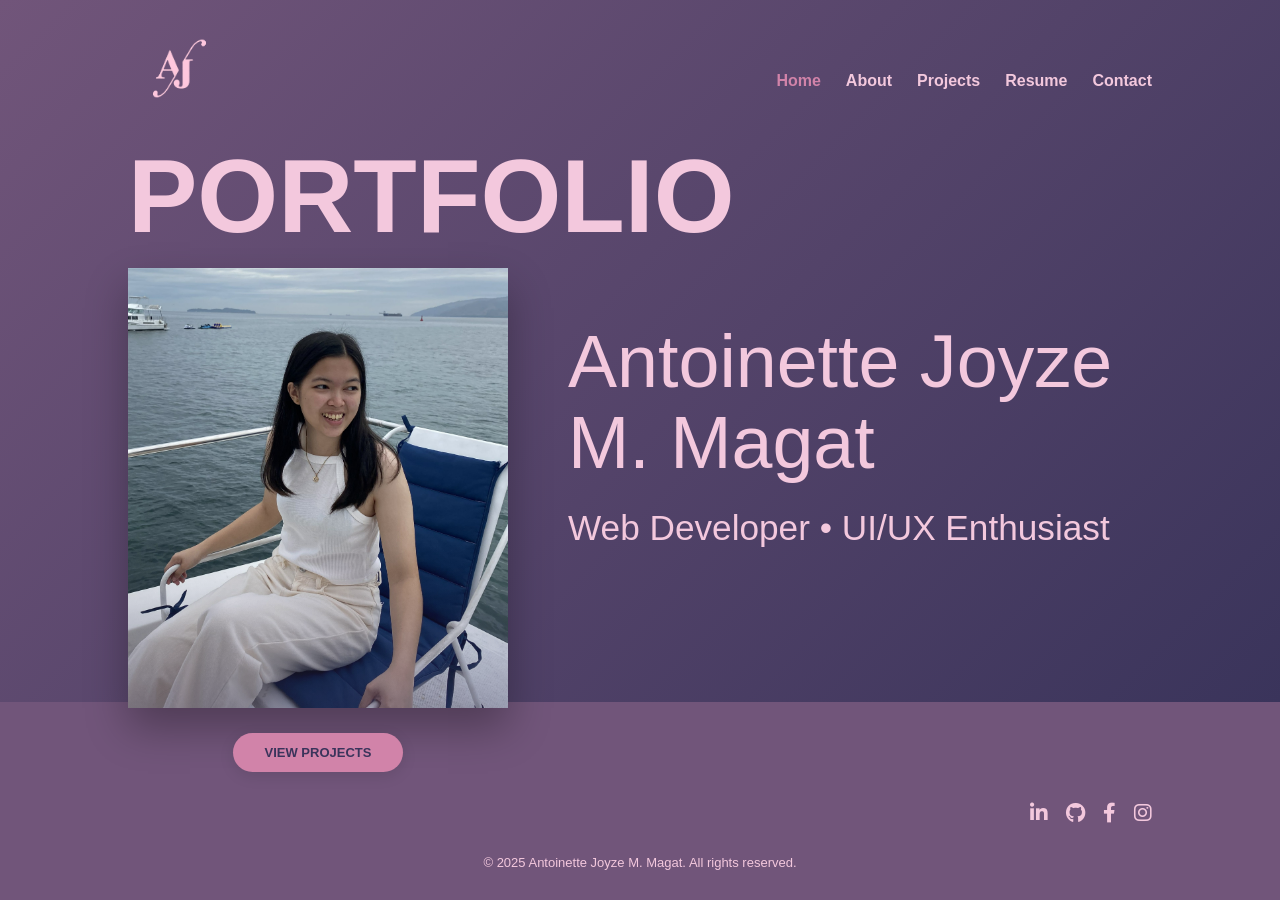
<file: index.html>
<!DOCTYPE html>
<html lang="en">
<head>
    <meta charset="UTF-8">
    <meta name="viewport" content="width=device-width, initial-scale=1.0">
    <title>Joyze Magat | Portfolio</title>
    <link rel="stylesheet" href="css/global.css">
    <link rel="stylesheet" href="css/index.css">
    <link rel="stylesheet" href="https://cdnjs.cloudflare.com/ajax/libs/font-awesome/6.0.0/css/all.min.css">
</head>
<body>

    <div class="top-section">
        <nav class="navbar">
            <div class="logo">
                <img src="images/logo.png" alt="AJ Logo">
            </div>

            <input type="checkbox" id="menu-toggle" class="menu-checkbox">
            <label for="menu-toggle" class="hamburger">
                <span></span>
                <span></span>
                <span></span>
            </label>

            <ul class="nav-links">
                <li><a href="index.html" class="active"><i class="fas fa-home"></i><br>Home</a></li>
                <li><a href="about.html"><i class="fas fa-user"></i><br>About</a></li>
                <li><a href="projects.html"><i class="fas fa-folder"></i><br>Projects</a></li>
                <li><a href="resume.html"><i class="fas fa-file"></i><br>Resume</a></li>
                <li><a href="contact.html"><i class="fas fa-envelope"></i><br>Contact</a></li>
            </ul>
        </nav>

        <main class="hero">
            <div class="bg-watermark">PORTFOLIO</div>
            
            <div class="content-grid">
                <div class="image-column">
                    <div class="image-box">
                        <img src="images/profile1.jpg" alt="Antoinette Joyze">
                    </div>
                    <div class="button-container">
                        <a href="projects.html" class="btn-projects">VIEW PROJECTS</a>
                    </div>
                </div>

                <div class="hero-text">
                    <h1>Antoinette Joyze<br>M. Magat</h1>
                    <p>Web Developer • UI/UX Enthusiast</p>
                </div>
            </div>
        </main>
    </div>

    <div class="bottom-section">
        <div class="social-bar">
            <a href="https://www.linkedin.com/in/joyzemagat/" target="_blank" rel="noopener noreferrer"><i class="fab fa-linkedin-in"></i></a>
            <a href="https://github.com/eijayem" target="_blank" rel="noopener noreferrer"><i class="fab fa-github"></i></a>
            <a href="https://www.facebook.com/jyzmagat" target="_blank" rel="noopener noreferrer"><i class="fab fa-facebook-f"></i></a>
            <a href="https://www.instagram.com/joyzemagat" target="_blank" rel="noopener noreferrer"><i class="fab fa-instagram"></i></a>
        </div>
        
        <div class="copyright-container">
            <p>&copy; 2025 Antoinette Joyze M. Magat. All rights reserved.</p>
        </div>
    </div>

</body>
</html>
</file>
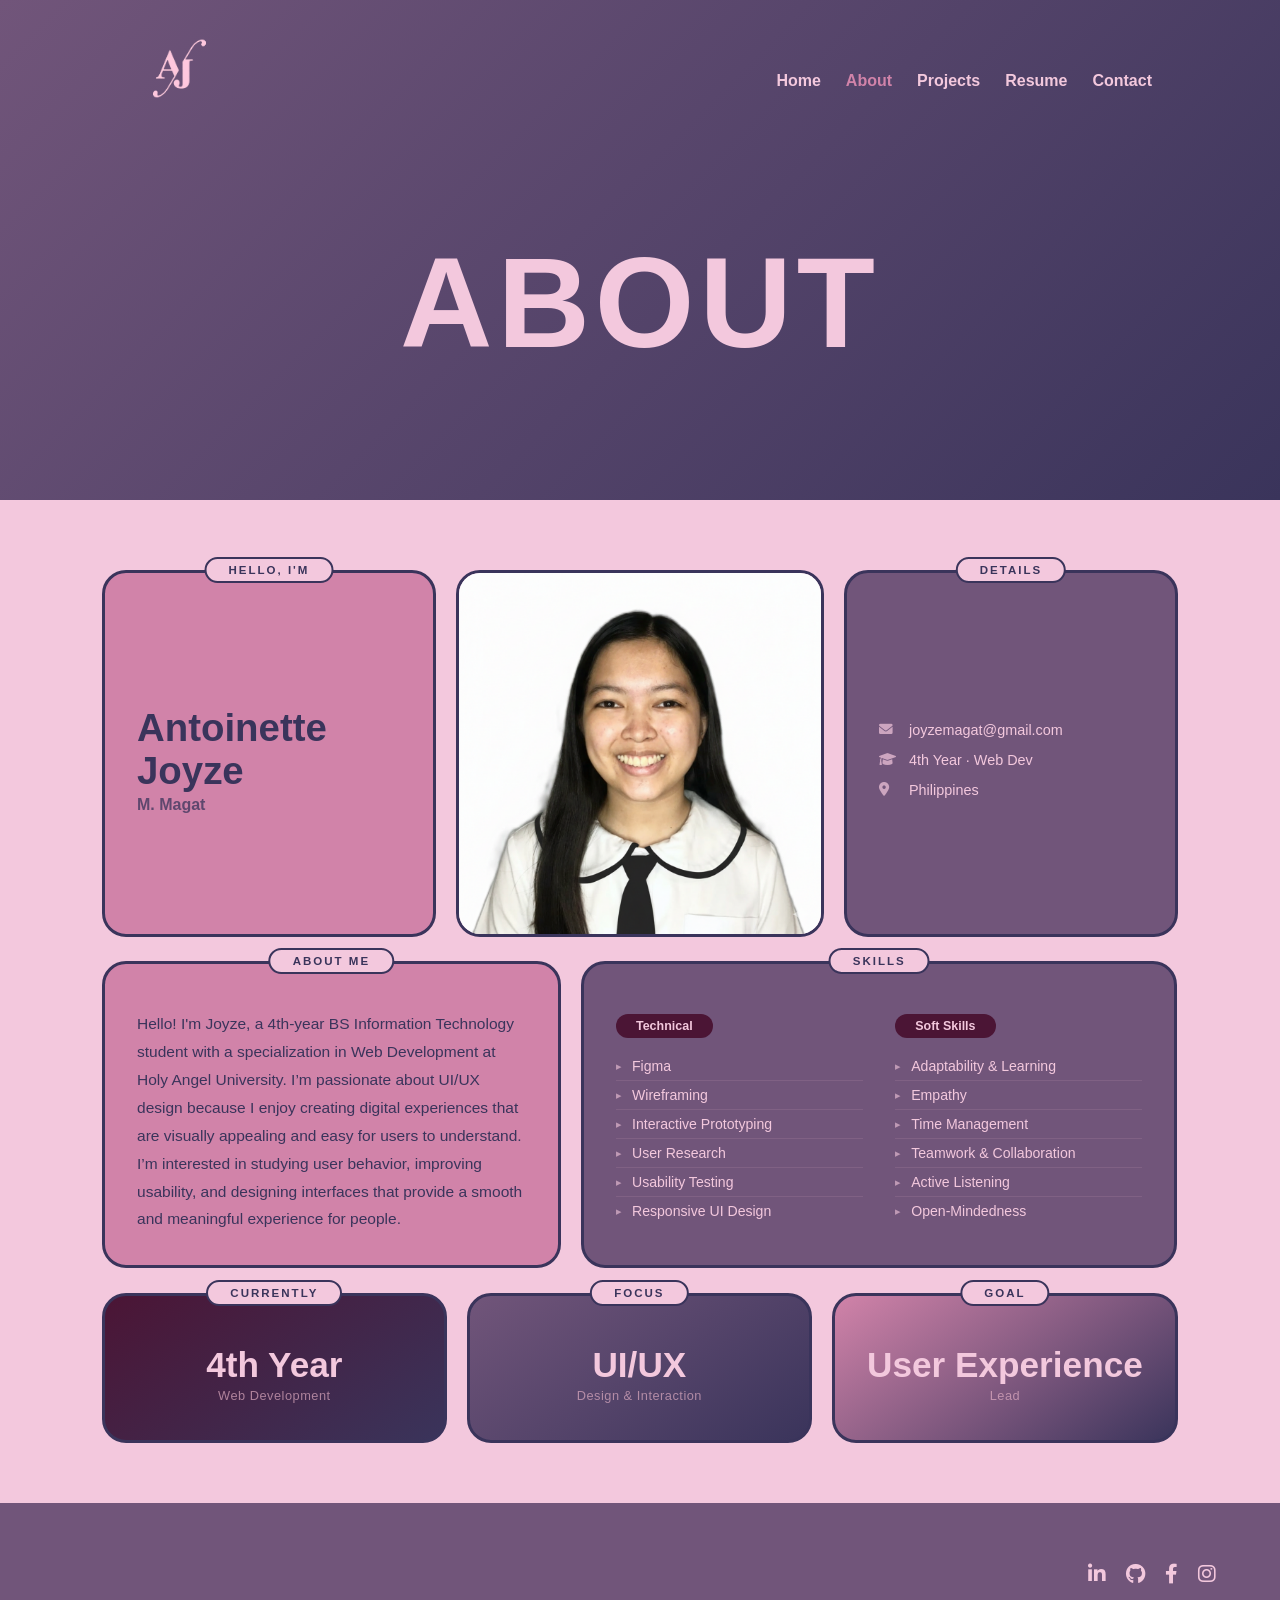
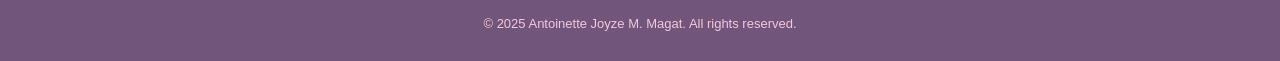
<file: about.html>
<!DOCTYPE html>
<html lang="en">
<head>
    <meta charset="UTF-8">
    <meta name="viewport" content="width=device-width, initial-scale=1.0">
    <title>About</title>
    <link rel="stylesheet" href="css/global.css">
    <link rel="stylesheet" href="css/about.css">
    <link rel="stylesheet" href="https://cdnjs.cloudflare.com/ajax/libs/font-awesome/6.0.0/css/all.min.css">
</head>
<body>

    <header class="about-header">
        <nav class="navbar">
            <div class="logo">
                <img src="images/logo.png" alt="AJ Logo">
            </div>

            <input type="checkbox" id="menu-toggle" class="menu-checkbox">
            <label for="menu-toggle" class="hamburger">
                <span></span>
                <span></span>
                <span></span>
            </label>

            <ul class="nav-links">
                <li><a href="index.html"><i class="fas fa-home"></i><br>Home</a></li>
                <li><a href="about.html" class="active"><i class="fas fa-user"></i><br>About</a></li>
                <li><a href="projects.html"><i class="fas fa-folder"></i><br>Projects</a></li>
                <li><a href="resume.html"><i class="fas fa-file"></i><br>Resume</a></li>
                <li><a href="contact.html"><i class="fas fa-envelope"></i><br>Contact</a></li>
            </ul>
        </nav>

        <div class="hero-text">
            <h1>ABOUT</h1>
        </div>
    </header>

    <main class="main-content">
        <div class="grid-row row-top">

            <div class="block block-hello">
                <div class="block-label">HELLO, I'M</div>
                <h2 class="big-name">Antoinette<br>Joyze</h2>
                <p class="sub-name">M. Magat</p>
            </div>

            <div class="block block-photo">
                <img src="images/profile2.png" alt="Antoinette Joyze">
            </div>

            <div class="block block-info">
                <div class="block-label">DETAILS</div>
                <ul class="info-list">
                    <li><i class="fas fa-envelope"></i> joyzemagat@gmail.com</li>
                    <li><i class="fas fa-graduation-cap"></i> 4th Year · Web Dev</li>
                    <li><i class="fas fa-map-marker-alt"></i> Philippines</li>
                </ul>
            </div>

        </div>

        <div class="grid-row row-middle">

            <div class="block block-about">
                <div class="block-label">ABOUT ME</div>
                <p>Hello! I'm Joyze, a 4th-year BS Information Technology student with a specialization in Web Development at Holy Angel University. I’m passionate about UI/UX design because I enjoy creating digital experiences that are visually appealing and easy for users to understand. I’m interested in studying user behavior, improving usability, and designing interfaces that provide a smooth and meaningful experience for people.</p>
            </div>

            <div class="block block-skills">
                <div class="block-label">SKILLS</div>
                <div class="skills-columns">
                    <div class="skill-group">
                        <span class="skill-tag">Technical</span>
                        <ul>
                            <li>Figma</li>
                            <li>Wireframing</li>
                            <li>Interactive Prototyping</li>
                            <li>User Research</li>
                            <li>Usability Testing</li>
                            <li>Responsive UI Design</li>
                        </ul>
                    </div>
                    <div class="skill-group">
                        <span class="skill-tag">Soft Skills</span>
                        <ul>
                            <li>Adaptability &amp; Learning</li>
                            <li>Empathy</li>
                            <li>Time Management</li>
                            <li>Teamwork &amp; Collaboration</li>
                            <li>Active Listening</li>
                            <li>Open-Mindedness</li>
                        </ul>
                    </div>
                </div>
            </div>
        </div>

        <div class="grid-row row-bottom">

            <div class="block block-stat">
                <div class="block-label">CURRENTLY</div>
                <span class="stat-value">4th Year</span>
                <span class="stat-desc">Web Development</span>
            </div>

            <div class="block block-stat block-stat--focus">
                <div class="block-label">FOCUS</div>
                <span class="stat-value">UI/UX</span>
                <span class="stat-desc">Design &amp; Interaction</span>
            </div>

            <div class="block block-stat block-stat--goal">
                <div class="block-label">GOAL</div>
                <span class="stat-value">User&nbsp;Experience</span>
                <span class="stat-desc">Lead</span>
            </div>
 
        </div>

    </main>

    <div class="bottom-section">
        <div class="social-bar">
            <a href="https://www.linkedin.com/in/joyzemagat/" target="_blank" rel="noopener noreferrer"><i class="fab fa-linkedin-in"></i></a>
            <a href="https://github.com/eijayem" target="_blank" rel="noopener noreferrer"><i class="fab fa-github"></i></a>
            <a href="https://www.facebook.com/jyzmagat" target="_blank" rel="noopener noreferrer"><i class="fab fa-facebook-f"></i></a>
            <a href="https://www.instagram.com/joyzemagat" target="_blank" rel="noopener noreferrer"><i class="fab fa-instagram"></i></a>
        </div>
        <div class="copyright-container">
            <p>&copy; 2025 Antoinette Joyze M. Magat. All rights reserved.</p>
        </div>
    </div>

</body>
</html>
</file>
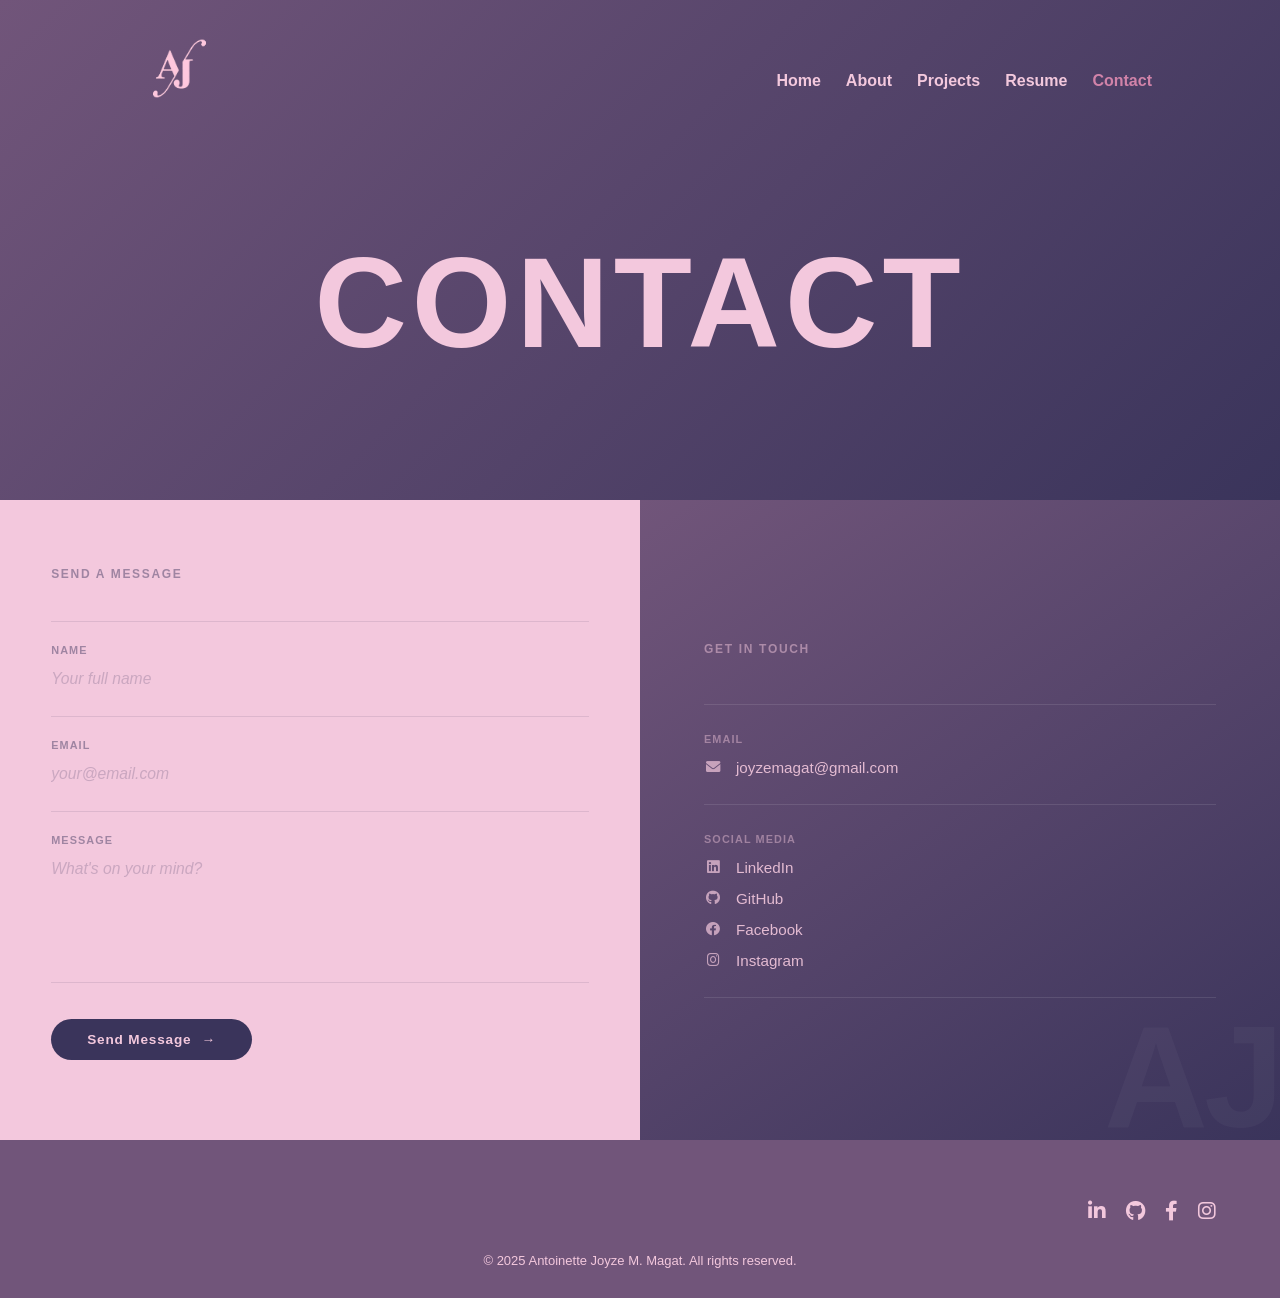
<file: contact.html>
<!DOCTYPE html>
<html lang="en">
<head>
    <meta charset="UTF-8">
    <meta name="viewport" content="width=device-width, initial-scale=1.0">
    <title>Contact</title>
    <link rel="stylesheet" href="css/global.css">
    <link rel="stylesheet" href="css/contact.css">
    <link rel="stylesheet" href="https://cdnjs.cloudflare.com/ajax/libs/font-awesome/6.0.0/css/all.min.css">
</head>
<body>

    <header class="contact-header">
        <nav class="navbar">
            <div class="logo">
                <img src="images/logo.png" alt="AJ Logo">
            </div>

            <input type="checkbox" id="menu-toggle" class="menu-checkbox">
            <label for="menu-toggle" class="hamburger">
                <span></span>
                <span></span>
                <span></span>
            </label>

            <ul class="nav-links">
                <li><a href="index.html"><i class="fas fa-home"></i><br>Home</a></li>
                <li><a href="about.html"><i class="fas fa-user"></i><br>About</a></li>
                <li><a href="projects.html"><i class="fas fa-folder"></i><br>Projects</a></li>
                <li><a href="resume.html"><i class="fas fa-file"></i><br>Resume</a></li>
                <li><a href="contact.html" class="active"><i class="fas fa-envelope"></i><br>Contact</a></li>
            </ul>
        </nav>

        <div class="hero-text">
            <h1>CONTACT</h1>
        </div>
    </header>

    <main class="contact-container">
        <div class="contact-grid">

            <section class="form-wrapper">
                <p class="panel-heading">Send a message</p>
                <form id="contact-form" action="https://formspree.io/f/xpqjyykd" method="POST">

                    <div class="input-group">
                        <label for="name">Name</label>
                        <input type="text" id="name" name="name" placeholder="Your full name" required>
                        <span class="focus-line"></span>
                    </div>

                    <div class="input-group">
                        <label for="email">Email</label>
                        <input type="email" id="email" name="_replyto" placeholder="your@email.com" required>
                        <span class="focus-line"></span>
                    </div>

                    <div class="input-group">
                        <label for="message">Message</label>
                        <textarea id="message" name="message" rows="5" placeholder="What's on your mind?" required></textarea>
                        <span class="focus-line"></span>
                    </div>

                    <button type="submit" id="submit-btn" class="btn-submit">Send Message</button>
                    <div id="form-status"></div>
                </form>
            </section>

            <section class="info-wrapper">
                <p class="panel-heading">Get in touch</p>

                <div class="info-block">
                    <h2>Email</h2>
                    <div class="info-item">
                        <i class="fas fa-envelope"></i>
                        <a href="mailto:joyzemagat@gmail.com">joyzemagat@gmail.com</a>
                    </div>
                </div>

                <div class="info-block">
                    <h2>Social Media</h2>
                    <ul class="social-list">
                        <li>
                            <i class="fab fa-linkedin"></i>
                            <a href="https://www.linkedin.com/in/joyzemagat/" target="_blank" rel="noopener noreferrer">LinkedIn</a>
                        </li>
                        <li>
                            <i class="fab fa-github"></i>
                            <a href="https://github.com/eijayem" target="_blank" rel="noopener noreferrer">GitHub</a>
                        </li>
                        <li>
                            <i class="fab fa-facebook"></i>
                            <a href="https://www.facebook.com/jyzmagat" target="_blank" rel="noopener noreferrer">Facebook</a>
                        </li>
                        <li>
                            <i class="fab fa-instagram"></i>
                            <a href="https://www.instagram.com/joyzemagat" target="_blank" rel="noopener noreferrer">Instagram</a>
                        </li>
                    </ul>
                </div>

            </section>

        </div>
    </main>

    <footer class="bottom-section">
        <div class="social-bar">
            <a href="https://www.linkedin.com/in/joyzemagat/" target="_blank" rel="noopener noreferrer"><i class="fab fa-linkedin-in"></i></a>
            <a href="https://github.com/eijayem" target="_blank" rel="noopener noreferrer"><i class="fab fa-github"></i></a>
            <a href="https://www.facebook.com/jyzmagat" target="_blank" rel="noopener noreferrer"><i class="fab fa-facebook-f"></i></a>
            <a href="https://www.instagram.com/joyzemagat" target="_blank" rel="noopener noreferrer"><i class="fab fa-instagram"></i></a>
        </div>

        <div class="copyright-container">
            <p>&copy; 2025 Antoinette Joyze M. Magat. All rights reserved.</p>
        </div>
    </footer>

    <script src="js/contact.js"></script>

</body>
</html>
</file>
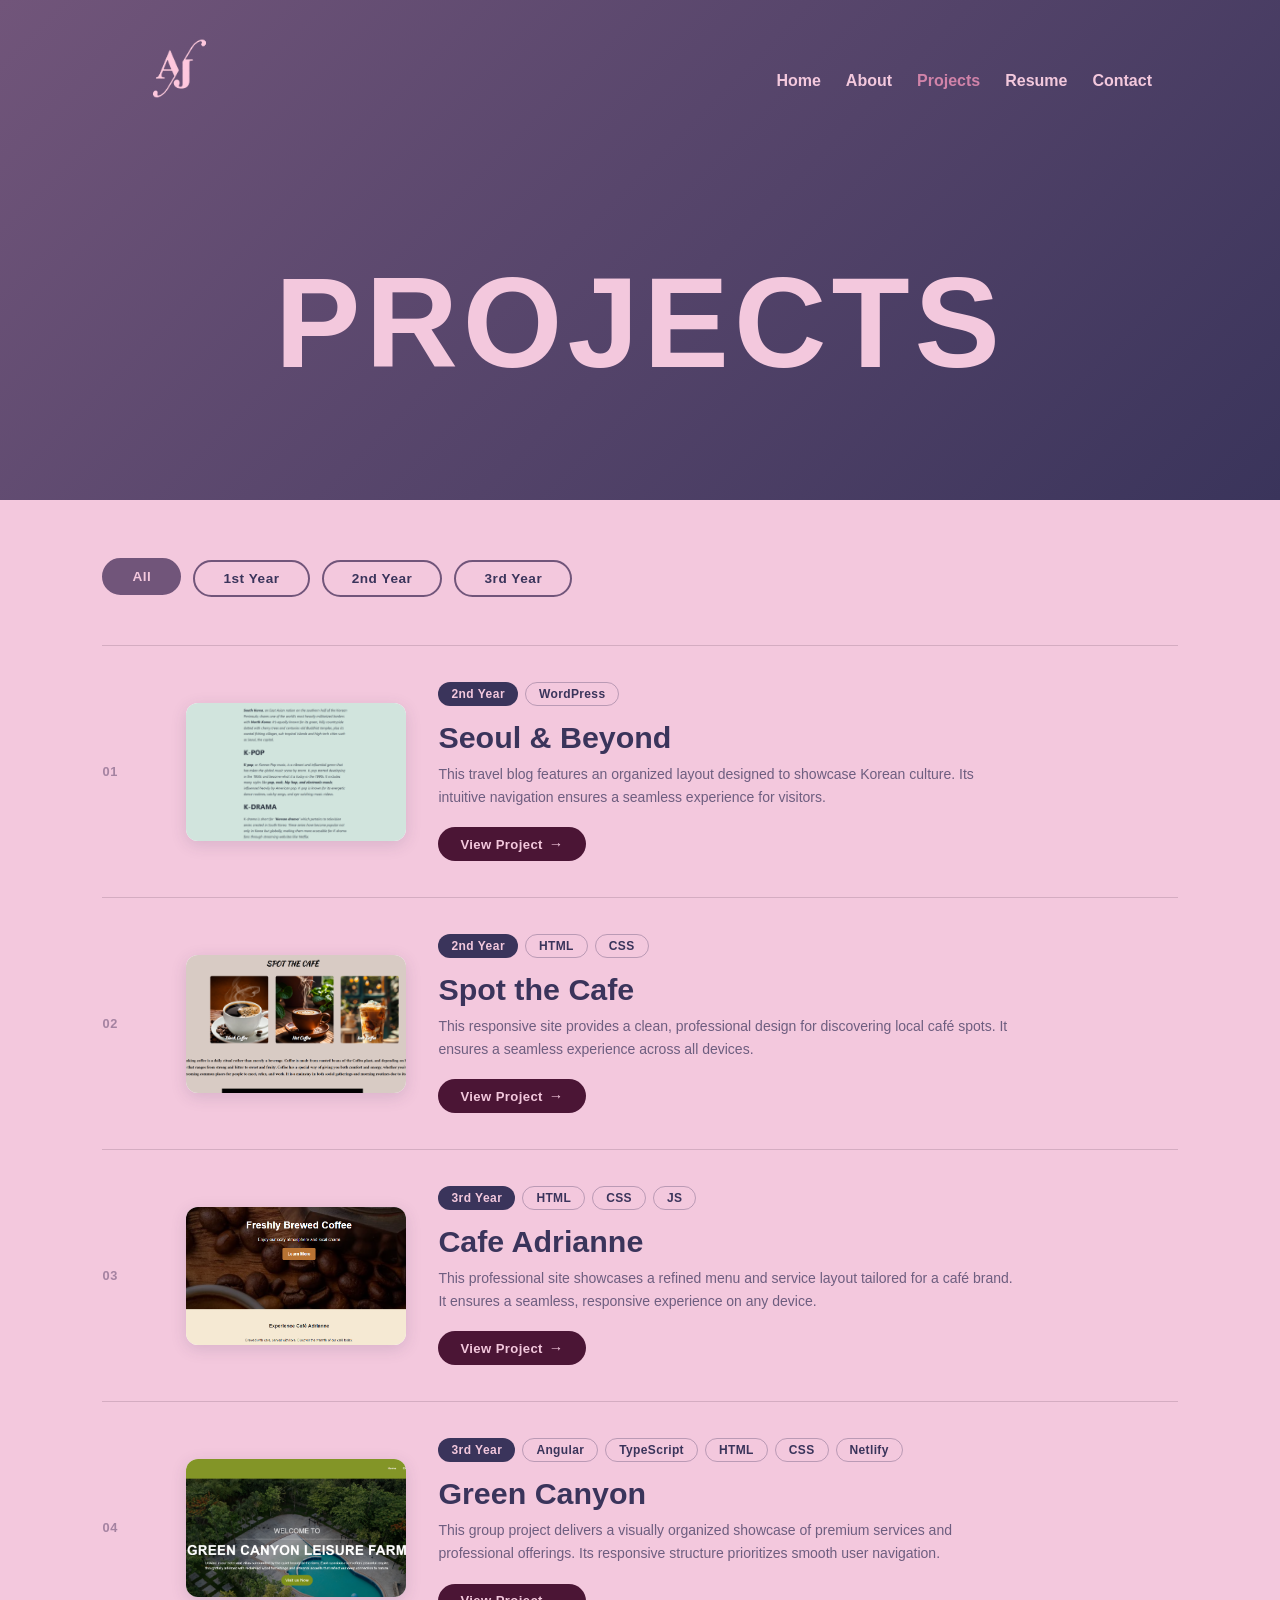
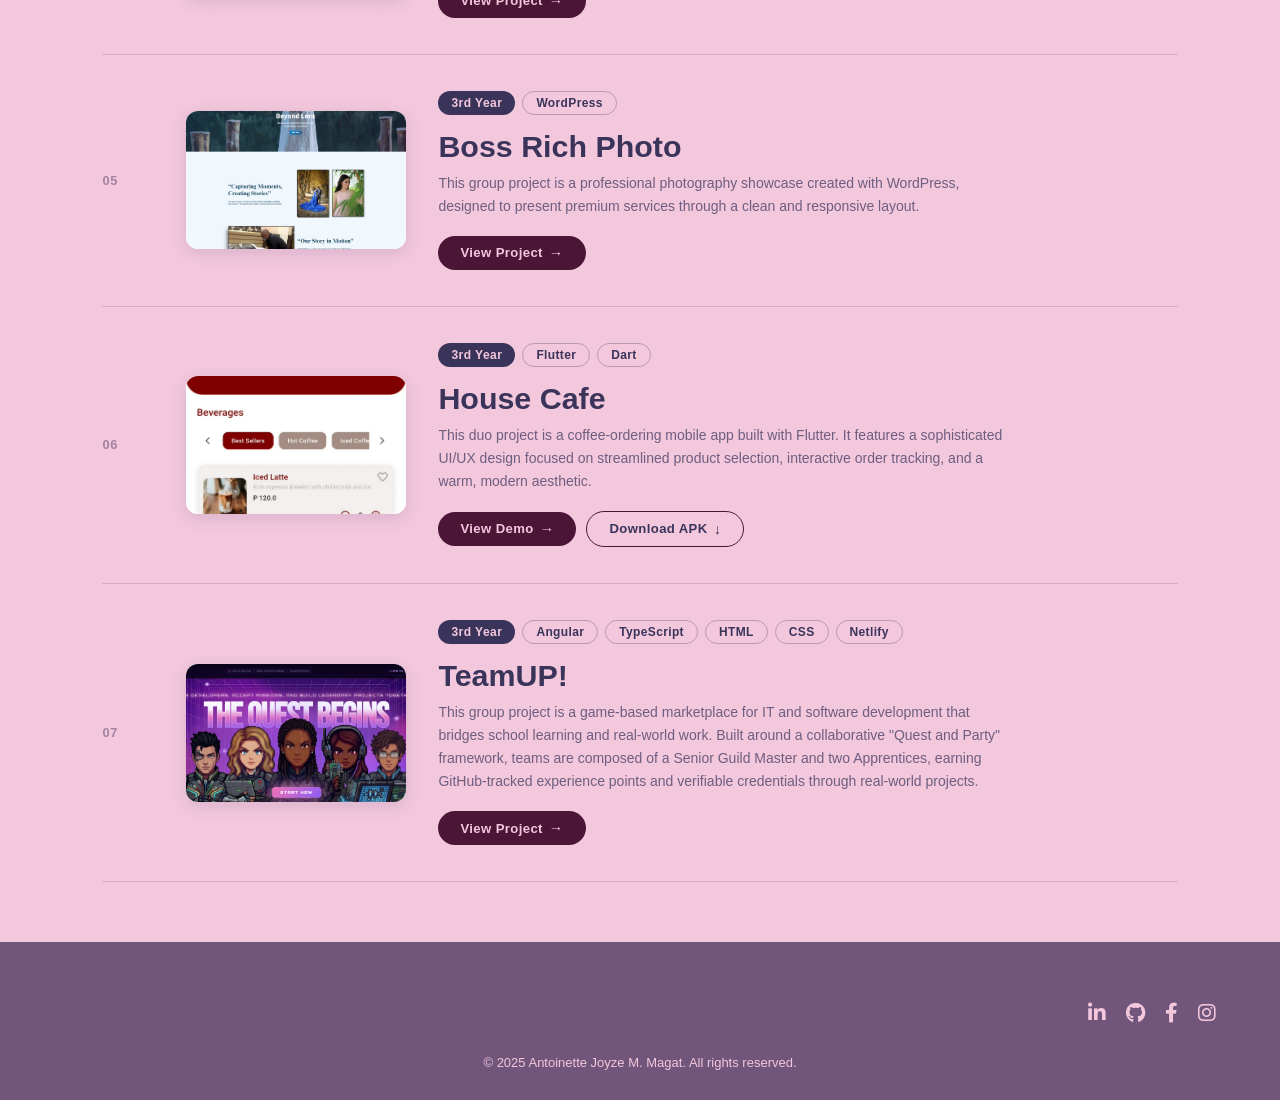
<file: projects.html>
<!DOCTYPE html>
<html lang="en">
<head>
    <meta charset="UTF-8">
    <meta name="viewport" content="width=device-width, initial-scale=1.0">
    <title>Projects</title>
    <link rel="stylesheet" href="css/global.css">
    <link rel="stylesheet" href="css/projects.css">
    <link rel="stylesheet" href="https://cdnjs.cloudflare.com/ajax/libs/font-awesome/6.0.0/css/all.min.css">
</head>
<body>

    <header class="projects-header">
        <nav class="navbar">
            <div class="logo">
                <img src="images/logo.png" alt="AJ Logo">
            </div>

            <input type="checkbox" id="menu-toggle" class="menu-checkbox">
            <label for="menu-toggle" class="hamburger">
                <span></span>
                <span></span>
                <span></span>
            </label>

            <ul class="nav-links">
                <li><a href="index.html"><i class="fas fa-home"></i><br>Home</a></li>
                <li><a href="about.html"><i class="fas fa-user"></i><br>About</a></li>
                <li><a href="projects.html" class="active"><i class="fas fa-folder"></i><br>Projects</a></li>
                <li><a href="resume.html"><i class="fas fa-file"></i><br>Resume</a></li>
                <li><a href="contact.html"><i class="fas fa-envelope"></i><br>Contact</a></li>
            </ul>
        </nav>

        <div class="hero-text">
            <h1>PROJECTS</h1>
        </div>
    </header>

    <main class="projects-main">
        <div class="filter-tabs">
            <button class="tab active" data-filter="all">All</button>
            <button class="tab" data-filter="1">1st Year</button>
            <button class="tab" data-filter="2">2nd Year</button>
            <button class="tab" data-filter="3">3rd Year</button>
        </div>

        <div class="projects-grid">

            <div class="project-card" data-year="2" data-index="01">
                <div class="card-content-top">
                    <div class="left-column">
                        <div class="project-image">
                            <img src="images/seoulandbeyond.png" alt="Seoul & Beyond">
                        </div>
                    </div>
                    <div class="project-info">
                        <div class="project-tools">
                            <span>WordPress</span>
                        </div>
                        <h2>Seoul & Beyond</h2>
                        <p>This travel blog features an organized layout designed to showcase Korean culture. Its intuitive navigation ensures a seamless experience for visitors.</p>
                        <div class="card-content-bottom">
                            <a href="https://seou1andbeyond.wordpress.com" target="_blank" class="view-btn">View Project</a>
                        </div>
                    </div>
                </div>
            </div>

            <div class="project-card" data-year="2" data-index="02">
                <div class="card-content-top">
                    <div class="left-column">
                        <div class="project-image">
                            <img src="images/spot-the-cafe.png" alt="Spot the Cafe">
                        </div>
                    </div>
                    <div class="project-info">
                        <div class="project-tools">
                            <span>HTML</span>
                            <span>CSS</span>
                        </div>
                        <h2>Spot the Cafe</h2>
                        <p>This responsive site provides a clean, professional design for discovering local café spots. It ensures a seamless experience across all devices.</p>
                        <div class="card-content-bottom">
                            <a href="https://eijayem.github.io/SPOT-THE-CAFE/" target="_blank" class="view-btn">View Project</a>
                        </div>
                    </div>
                </div>
            </div>

            <div class="project-card" data-year="3" data-index="03">
                <div class="card-content-top">
                    <div class="left-column">
                        <div class="project-image">
                            <img src="images/cafe-adrianne.png" alt="Cafe Adrianne">
                        </div>
                    </div>
                    <div class="project-info">
                        <div class="project-tools">
                            <span>HTML</span>
                            <span>CSS</span>
                            <span>JS</span>
                        </div>
                        <h2>Cafe Adrianne</h2>
                        <p>This professional site showcases a refined menu and service layout tailored for a café brand. It ensures a seamless, responsive experience on any device.</p>
                        <div class="card-content-bottom">
                            <a href="https://eijayem.github.io/CafeAdrianne/" target="_blank" class="view-btn">View Project</a>
                        </div>
                    </div>
                </div>
            </div>

            <div class="project-card" data-year="3" data-index="04">
                <div class="card-content-top">
                    <div class="left-column">
                        <div class="project-image">
                            <img src="images/green-canyon.png" alt="Green Canyon">
                        </div>
                    </div>
                    <div class="project-info">
                        <div class="project-tools">
                            <span>Angular</span>
                            <span>TypeScript</span>
                            <span>HTML</span>
                            <span>CSS</span>
                            <span>Netlify</span>
                        </div>
                        <h2>Green Canyon</h2>
                        <p>This group project delivers a visually organized showcase of premium services and professional offerings. Its responsive structure prioritizes smooth user navigation.</p>
                        <div class="card-content-bottom">
                            <a href="https://prelim-project-grand-canton.netlify.app/" target="_blank" class="view-btn">View Project</a>
                        </div>
                    </div>
                </div>
            </div>

            <div class="project-card" data-year="3" data-index="05">
                <div class="card-content-top">
                    <div class="left-column">
                        <div class="project-image">
                            <img src="images/boss-rich-photo.png" alt="Boss Rich Photo">
                        </div>
                    </div>
                    <div class="project-info">
                        <div class="project-tools">
                            <span>WordPress</span>
                        </div>
                        <h2>Boss Rich Photo</h2>
                        <p>This group project is a professional photography showcase created with WordPress, designed to present premium services through a clean and responsive layout.</p>
                        <div class="card-content-bottom">
                            <a href="https://bossrichphoto.pro/" target="_blank" class="view-btn">View Project</a>
                        </div>
                    </div>
                </div>
            </div>

            <div class="project-card" data-year="3" data-index="06">
                <div class="card-content-top">
                    <div class="left-column">
                        <div class="project-image">
                            <img src="images/house-cafe.jpg" alt="House Cafe">
                        </div>
                    </div>
                    <div class="project-info">
                        <div class="project-tools">
                            <span>Flutter</span>
                            <span>Dart</span>
                        </div>
                        <h2>House Cafe</h2>
                        <p>This duo project is a coffee-ordering mobile app built with Flutter. It features a sophisticated UI/UX design focused on streamlined product selection, interactive order tracking, and a warm, modern aesthetic.</p>
                        <div class="card-content-bottom mobile-btns">
                            <a href="https://drive.google.com/file/d/12VUhuKU2qFgK8d1_f7oWw9kdk-fA3R7u/view?usp=sharing" target="_blank" class="view-btn">View Demo</a>
                            <a href="https://drive.google.com/file/d/1olNIg4Z-XF4uJOybUbqQUbnsJWOxMool/view" target="_blank" class="view-btn secondary" download>Download APK</a>
                        </div>
                    </div>
                </div>
            </div>

            <div class="project-card" data-year="3" data-index="07">
                <div class="card-content-top">
                    <div class="left-column">
                        <div class="project-image">
                            <img src="images/team-up.png" alt="TeamUP!">
                        </div>
                    </div>
                    <div class="project-info">
                        <div class="project-tools">
                            <span>Angular</span>
                            <span>TypeScript</span>
                            <span>HTML</span>
                            <span>CSS</span>
                            <span>Netlify</span>
                        </div>
                        <h2>TeamUP!</h2>
                        <p>This group project is a game-based marketplace for IT and software development that bridges school learning and real-world work. Built around a collaborative "Quest and Party" framework, teams are composed of a Senior Guild Master and two Apprentices, earning GitHub-tracked experience points and verifiable credentials through real-world projects.</p>
                        <div class="card-content-bottom">
                            <a href="https://teamuupp.netlify.app/" target="_blank" class="view-btn">View Project</a>
                        </div>
                    </div>
                </div>
            </div>

        </div>
    </main>

    <footer class="bottom-section">
        <div class="social-bar">
            <a href="https://www.linkedin.com/in/joyzemagat/" target="_blank" rel="noopener noreferrer"><i class="fab fa-linkedin-in"></i></a>
            <a href="https://github.com/eijayem" target="_blank" rel="noopener noreferrer"><i class="fab fa-github"></i></a>
            <a href="https://www.facebook.com/jyzmagat" target="_blank" rel="noopener noreferrer"><i class="fab fa-facebook-f"></i></a>
            <a href="https://www.instagram.com/joyzemagat" target="_blank" rel="noopener noreferrer"><i class="fab fa-instagram"></i></a>
        </div>

        <div class="copyright-container">
            <p>&copy; 2025 Antoinette Joyze M. Magat. All rights reserved.</p>
        </div>
    </footer>

    <script src="js/projects.js"></script>
</body>
</html>
</file>
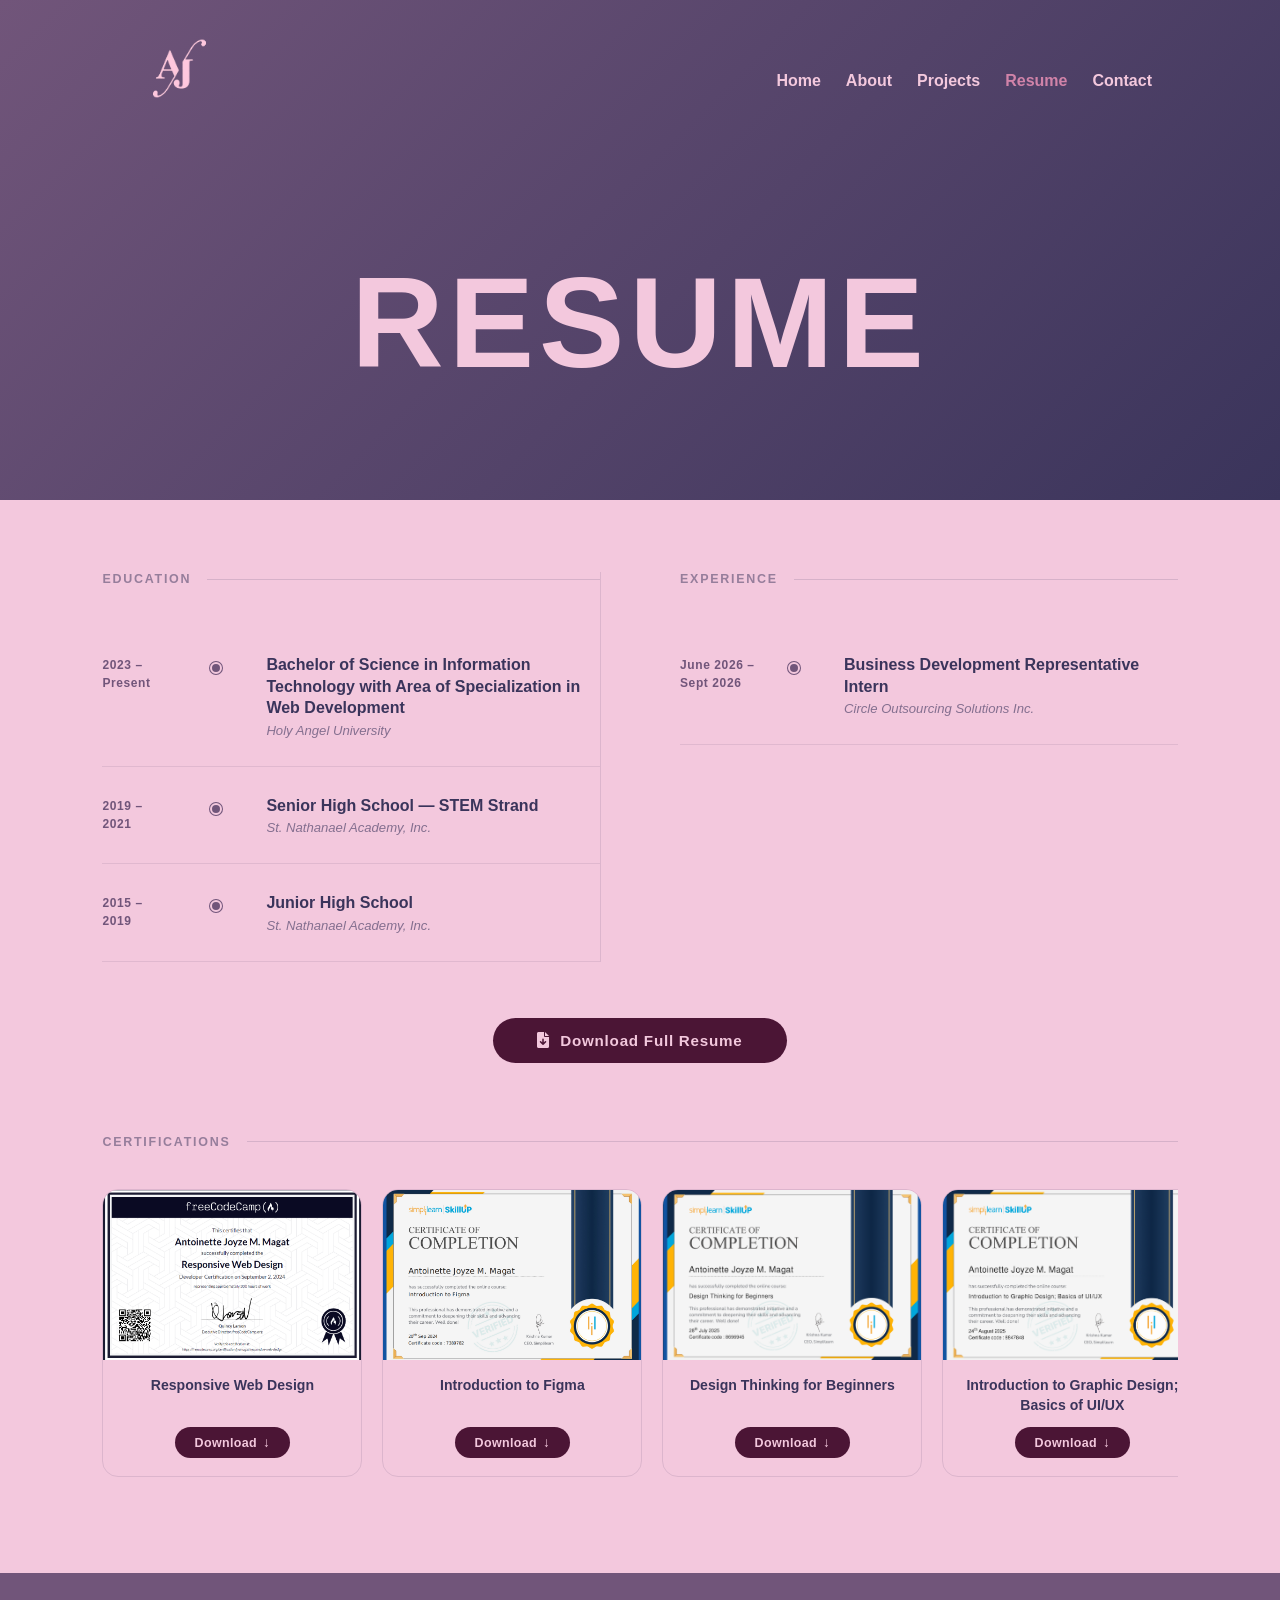
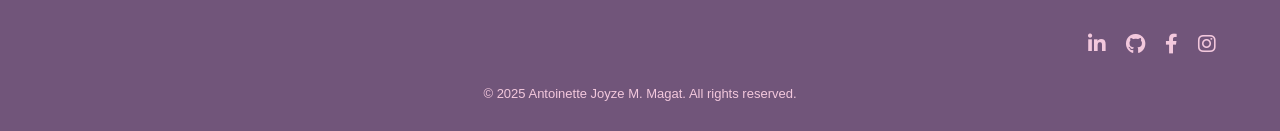
<file: resume.html>
<!DOCTYPE html>
<html lang="en">
<head>
    <meta charset="UTF-8">
    <meta name="viewport" content="width=device-width, initial-scale=1.0">
    <title>Resume</title>
    <link rel="stylesheet" href="css/global.css">
    <link rel="stylesheet" href="css/resume.css">
    <link rel="stylesheet" href="https://cdnjs.cloudflare.com/ajax/libs/font-awesome/6.0.0/css/all.min.css">
</head>
<body>

    <header class="resume-header">
        <nav class="navbar">
            <div class="logo">
                <img src="images/logo.png" alt="AJ Logo">
            </div>

            <input type="checkbox" id="menu-toggle" class="menu-checkbox">
            <label for="menu-toggle" class="hamburger">
                <span></span>
                <span></span>
                <span></span>
            </label>

            <ul class="nav-links">
                <li><a href="index.html"><i class="fas fa-home"></i><br>Home</a></li>
                <li><a href="about.html"><i class="fas fa-user"></i><br>About</a></li>
                <li><a href="projects.html"><i class="fas fa-folder"></i><br>Projects</a></li>
                <li><a href="resume.html" class="active"><i class="fas fa-file"></i><br>Resume</a></li>
                <li><a href="contact.html"><i class="fas fa-envelope"></i><br>Contact</a></li>
            </ul>
        </nav>

        <div class="hero-text">
            <h1>RESUME</h1>
        </div>
    </header>

    <main class="resume-main">
        <div class="resume-grid">
            <section class="resume-card education">
                <div class="section-label">
                    <h2>Education</h2>
                </div>

                <div class="resume-item">
                    <div class="year">2023 –<br>Present</div>
                    <div class="details">
                        <h3>Bachelor of Science in Information Technology with Area of Specialization in Web Development</h3>
                        <p>Holy Angel University</p>
                    </div>
                </div>

                <div class="resume-item">
                    <div class="year">2019 –<br>2021</div>
                    <div class="details">
                        <h3>Senior High School — STEM Strand</h3>
                        <p>St. Nathanael Academy, Inc.</p>
                    </div>
                </div>

                <div class="resume-item">
                    <div class="year">2015 –<br>2019</div>
                    <div class="details">
                        <h3>Junior High School</h3>
                        <p>St. Nathanael Academy, Inc.</p>
                    </div>
                </div>
            </section>

            <section class="resume-card experience">
                <div class="section-label">
                    <h2>Experience</h2>
                </div>

                <div class="resume-item">
                    <div class="year">June 2026 –<br>Sept 2026</div>
                    <div class="details">
                        <h3>Business Development Representative Intern</h3>
                        <p>Circle Outsourcing Solutions Inc.</p>
                    </div>
                </div>
            </section>

        </div>

        <div class="resume-download-center">
            <a href="assets/resume/my-resume.pdf" class="main-download-btn" download="My-Resume">
                <i class="fas fa-file-download"></i> Download Full Resume
            </a>
        </div>

        <section class="certifications-section">
            <div class="section-label">
                <h2>Certifications</h2>
            </div>

            <div class="cert-grid">

                <div class="cert-card">
                    <div class="cert-placeholder">
                        <img src="images/cert1.png" alt="Responsive Web Design">
                    </div>
                    <p class="cert-title">Responsive Web Design</p>
                    <div class="cert-btn-container">
                        <a href="assets/certifications/cert1.pdf" class="download-btn" download="Responsive Web Design">Download</a>
                    </div>
                </div>

                <div class="cert-card">
                    <div class="cert-placeholder">
                        <img src="images/cert2.png" alt="Introduction to Figma">
                    </div>
                    <p class="cert-title">Introduction to Figma</p>
                    <div class="cert-btn-container">
                        <a href="assets/certifications/cert2.pdf" class="download-btn" download="Introduction to Figma">Download</a>
                    </div>
                </div>

                <div class="cert-card">
                    <div class="cert-placeholder">
                        <img src="images/cert3.PNG" alt="Design Thinking for Beginners">
                    </div>
                    <p class="cert-title">Design Thinking for Beginners</p>
                    <div class="cert-btn-container">
                        <a href="assets/certifications/cert3.pdf" class="download-btn" download="Design Thinking for Beginners">Download</a>
                    </div>
                </div>

                <div class="cert-card">
                    <div class="cert-placeholder">
                        <img src="images/cert4.PNG" alt="Introduction to Graphic Design; Basics of UI/UX">
                    </div>
                    <p class="cert-title">Introduction to Graphic Design; Basics of UI/UX</p>
                    <div class="cert-btn-container">
                        <a href="assets/certifications/cert4.pdf" class="download-btn" download="Introduction to Graphic Design; Basics of UI/UX">Download</a>
                    </div>
                </div>

                <div class="cert-card">
                    <div class="cert-placeholder">
                        <img src="images/cert5.png" alt="Introduction to HTML">
                    </div>
                    <p class="cert-title">Introduction to HTML</p>
                    <div class="cert-btn-container">
                        <a href="assets/certifications/cert5.pdf" class="download-btn" download="Introduction to HTML">Download</a>
                    </div>
                </div>

                <div class="cert-card">
                    <div class="cert-placeholder">
                        <img src="images/cert6.png" alt="Introduction to CSS">
                    </div>
                    <p class="cert-title">Introduction to CSS</p>
                    <div class="cert-btn-container">
                        <a href="assets/certifications/cert6.pdf" class="download-btn" download="Introduction to CSS">Download</a>
                    </div>
                </div>

                <div class="cert-card">
                    <div class="cert-placeholder">
                        <img src="images/cert7.png" alt="Data Visualization V8">
                    </div>
                    <p class="cert-title">Data Visualization V8</p>
                    <div class="cert-btn-container">
                        <a href="assets/certifications/cert7.pdf" class="download-btn" download="Data Visualization V8">Download</a>
                    </div>
                </div>

                <div class="cert-card">
                    <div class="cert-placeholder">
                        <img src="images/cert8.png" alt="Front-End Development Libraries V8">
                    </div>
                    <p class="cert-title">Front-End Development Libraries V8</p>
                    <div class="cert-btn-container">
                        <a href="assets/certifications/cert8.pdf" class="download-btn" download="Front-End Development Libraries V8">Download</a>
                    </div>
                </div>
            </div>
        </section>

    </main>

    <footer class="bottom-section">
        <div class="social-bar">
            <a href="https://www.linkedin.com/in/joyzemagat/" target="_blank" rel="noopener noreferrer"><i class="fab fa-linkedin-in"></i></a>
            <a href="https://github.com/eijayem" target="_blank" rel="noopener noreferrer"><i class="fab fa-github"></i></a>
            <a href="https://www.facebook.com/jyzmagat" target="_blank" rel="noopener noreferrer"><i class="fab fa-facebook-f"></i></a>
            <a href="https://www.instagram.com/joyzemagat" target="_blank" rel="noopener noreferrer"><i class="fab fa-instagram"></i></a>
        </div>

        <div class="copyright-container">
            <p>&copy; 2025 Antoinette Joyze M. Magat. All rights reserved.</p>
        </div>
    </footer>

    <script src="js/resume.js"></script>
</body>
</html>
</file>
<file: css/global.css>
:root {
    --jacarta: #3A345B;
    --queen-pink: #F3C8DD;
    --middle-purple: #D183A9;
    --old-lavender: #71557A;
    --brown-chocolate: #4B1535;
    --light-pink: #FADDEB;
}

* {
    margin: 0;
    padding: 0;
    box-sizing: border-box;
    font-family: 'Arial', sans-serif;
}

/* NAVIGATION */
.navbar {
    display: flex;
    justify-content: space-between;
    align-items: center;
    padding: 20px 10%;
    width: 100%;
}

.logo img {
    height: 100px;
    width: auto;
    transition: transform 0.8s cubic-bezier(0.4, 0, 0.2, 1);
    cursor: pointer;
}

.logo:hover img {
    transform: rotateY(360deg);
}

.nav-links {
    display: flex; 
    list-style: none;
    gap: 25px;
    align-items: center;
}

/* HIDE ICONS ON DESKTOP */
.nav-links li a i {
    display: none;
}

.nav-links li a {
    text-decoration: none;
    color: var(--queen-pink);
    font-weight: 600;
    position: relative;
    padding: 5px 0;
    transition: color 0.3s ease;
}

.nav-links li a::after {
    content: '';
    position: absolute;
    width: 0;
    height: 4px; 
    bottom: 0;
    left: 0;
    background-color: var(--queen-pink);
    border-radius: 2px;
    transition: width 0.3s ease;
}

.nav-links li a:hover, .nav-links li a.active {
    color: var(--middle-purple);
}

.nav-links li a:hover::after {
    width: 100%;
}

/* FOOTER */
.bottom-section {
    background-color: var(--old-lavender);
    padding: 100px 10% 30px 10%;
}

.social-bar {
    display: flex;
    justify-content: flex-end;
    margin-bottom: 30px; 
    gap: 18px;
}

.social-bar a {
    color: var(--queen-pink);
    font-size: 20px;
    transition: all 0.3s ease;
}

.social-bar a:hover {
    color: var(--brown-chocolate);
    transform: translateY(-5px);
}

.copyright-container p {
    color: var(--queen-pink);
    font-size: 13px;
    text-align: center;
}

/* HAMBURGER CONTROLS */
.menu-checkbox { display: none; }
.hamburger { display: none; }

/* RESPONSIVE STYLES */
@media (max-width: 768px) {
    .navbar {
        padding: 20px;
    }

    .logo img {
        height: 60px;
    }

    .hamburger {
        display: flex;
        flex-direction: column;
        gap: 5px;
        cursor: pointer;
        z-index: 100;
        position: relative;
    }

    .hamburger span {
        display: block;
        width: 30px;
        height: 3px;
        background-color: var(--queen-pink);
        border-radius: 2px;
        transition: 0.3s ease;
    }

    .nav-links {
        position: fixed;
        top: 0;
        right: -100%; 
        width: 100%;
        height: 100vh;
        background-color: var(--jacarta);
        display: grid; 
        grid-template-columns: 1fr 1fr; 
        gap: 20px;
        padding: 120px 30px;
        align-content: center;
        transition: 0.4s cubic-bezier(0.77, 0, 0.175, 1);
        z-index: 90;
    }

    .nav-links li a i {
        display: block;
        font-size: 2rem;
        margin-bottom: 10px;
        color: var(--queen-pink);
    }

    .nav-links li {
        background-color: rgba(255, 255, 255, 0.05);
        padding: 35px 10px;
        border-radius: 20px;
        text-align: center;
        display: flex;
        flex-direction: column;
        justify-content: center;
        align-items: center;
    }

    .nav-links li a {
        font-size: 1.1rem;
        color: var(--queen-pink);
        display: block;
        width: 100%;
        text-align: center;
    }

    .nav-links li a::after { display: none; }

    .menu-checkbox:checked ~ .nav-links {
        right: 0;
    }

    .menu-checkbox:checked ~ .hamburger span:nth-child(1) {
        transform: translateY(8px) rotate(45deg);
    }
    .menu-checkbox:checked ~ .hamburger span:nth-child(2) {
        opacity: 0;
    }
    .menu-checkbox:checked ~ .hamburger span:nth-child(3) {
        transform: translateY(-8px) rotate(-45deg);
    }

    .bottom-section {
        display: flex;
        flex-direction: column;
        align-items: center;
        padding: 50px 10% 30px 10%;
    }
    .social-bar {
        justify-content: center;
        width: 100%;
    }
}
</file>
<file: css/index.css>
/* BODY */
body {
    min-height: 100vh;
    display: flex;
    flex-direction: column;
    overflow-x: hidden;
}

/* TOP SECTION */
.top-section {
    background: linear-gradient(135deg, var(--old-lavender) 0%, var(--jacarta) 100%);
    padding: 0 10%;
    flex: 1;
    display: flex;
    flex-direction: column;
    position: relative;
}

/* NAVIGATION */
.navbar {
    display: flex;
    justify-content: space-between;
    align-items: center;
    padding: 20px 0;
    width: 100%;
}

/* HERO */
.hero-text {
    padding-bottom: 20px;
}

.bg-watermark {
    font-size: 6.5rem;
    font-weight: 900;
    color: var(--queen-pink);
    text-transform: uppercase;
    line-height: 1;
    margin-bottom: 20px;
}

.content-grid {
    display: flex;
    align-items: center;
    gap: clamp(20px, 5vw, 60px);
    z-index: 5;
    position: relative;
}

/* IMAGE SECTION */
.image-column {
    display: flex;
    flex-direction: column;
    align-items: center;
    margin-bottom: -150px;
    z-index: 10;
}

.image-box {
    width: clamp(280px, 35vw, 380px);
    aspect-ratio: 380 / 440;
    background-color: white;
    position: relative;
    overflow: hidden;
    box-shadow: 0 20px 40px rgba(0,0,0,0.3);
    transition: transform 0.5s ease, box-shadow 0.5s ease;
}

.image-box::before {
    content: '';
    position: absolute;
    top: 0;
    left: -150%;
    width: 50%;
    height: 100%;
    background: linear-gradient(to right, transparent, rgba(255,255,255,0.3), transparent);
    transform: skewX(-25deg);
    z-index: 2;
    animation: shimmer 6s infinite;
}

.image-box::after {
    content: '';
    position: absolute;
    top: 0;
    left: 0;
    width: 100%;
    height: 100%;
    background: linear-gradient(to bottom, transparent 60%, rgba(58, 52, 91, 0.4));
    pointer-events: none;
    transition: opacity 0.5s ease;
}

.image-box:hover {
    transform: perspective(1000px) rotateY(-3deg) translateY(-5px);
    box-shadow: 25px 35px 60px rgba(0,0,0,0.4);
}

.image-box:hover img {
    transform: scale(1.1);
    filter: brightness(1.1);
}

.image-box:hover::after {
    opacity: 0;
}

.image-box img {
    width: 100%;
    height: 100%;
    object-fit: cover;
    transition: transform 0.5s ease, filter 0.5s ease;
}

/* BUTTON */
.button-container {
    margin-top: 25px;
    opacity: 0;
    animation: textSlideUp 0.8s ease-out 1s forwards;
}

.btn-projects {
    background-color: var(--middle-purple);
    color: var(--jacarta);
    padding: 12px 32px;
    border-radius: 30px;
    text-decoration: none;
    font-weight: 700;
    font-size: 13px;
    text-transform: uppercase;
    transition: all 0.3s ease-in-out;
    display: inline-block;
    cursor: pointer;
    box-shadow: 0 4px 15px rgba(0,0,0,0.1);
}

.btn-projects:hover {
    background-color: var(--queen-pink);
    transform: translateY(-5px);
    box-shadow: 0 8px 25px rgba(0,0,0,0.2);
    letter-spacing: 2px;
    filter: brightness(1.1);
}

.btn-projects:active {
    transform: translateY(-2px);
}

/* TEXT */
.hero-text h1 {
    font-size: 4.6rem;
    color: var(--queen-pink);
    padding-bottom: 15px;
    font-weight: 100;
    line-height: 1.1;
    white-space: nowrap;
    opacity: 0;
    animation: textSlideUp 1s ease-out 0.4s forwards;
}

.hero-text p {
    font-size: 2.2rem;
    color: var(--queen-pink);
    margin-top: 10px;
    font-weight: 100;
    opacity: 0;
    animation: textSlideUp 1s ease-out 0.6s forwards;
}

/* ANIMATIONS */
.bg-watermark {
    animation: watermarkZoom 1.2s cubic-bezier(0.22, 1, 0.36, 1) forwards;
}

.image-box {
    animation: imageEntrance 1s cubic-bezier(0.23, 1, 0.32, 1) forwards;
}

@keyframes watermarkZoom {
    0%   { opacity: 0; transform: scale(0.9); letter-spacing: 15px; }
    100% { opacity: 1; transform: scale(1);   letter-spacing: normal; }
}

@keyframes imageEntrance {
    0%   { opacity: 0; transform: scale(0.9) translateY(30px); }
    100% { opacity: 1; transform: scale(1)   translateY(0); }
}

@keyframes shimmer {
    0%   { left: -150%; }
    20%  { left: 150%; }
    100% { left: 150%; }
}

@keyframes textSlideUp {
    0%   { opacity: 0; transform: translateY(40px); }
    100% { opacity: 1; transform: translateY(0); }
}

/* RESPONSIVE STYLES */
@media (max-width: 1100px) {
    .top-section { padding: 0 5%; }

    .content-grid {
        flex-direction: column;
        align-items: center;
        text-align: center;
        gap: 20px;
    }

    .bg-watermark {
        font-size: clamp(3.5rem, 10vw, 5.5rem);
        text-align: center;
        width: 100%;
        margin-bottom: 20px;
    }

    .image-column { display: contents; }

    .image-box {
        order: 1;
        width: clamp(250px, 40vw, 350px);
        height: auto;
        margin-bottom: 20px;
    }

    .hero-text {
        order: 2;
        margin-bottom: 10px;
    }

    .hero-text h1 {
        font-size: clamp(2.2rem, 8vw, 3.8rem);
        white-space: normal;
        line-height: 1.1;
    }

    .button-container {
        order: 3;
        margin-top: 20px;
        margin-bottom: 40px;
    }

    .navbar {
        flex-direction: row;
        justify-content: space-between;
    }
}

@media (max-width: 768px) {
    .top-section { padding: 0 5%; }

    .navbar {
        flex-direction: row;
        justify-content: space-between;
        padding: 15px 0;
    }

    .logo img {
        height: 50px;
        margin-left: 0;
    }

    .content-grid {
        flex-direction: column;
        align-items: center;
        text-align: center;
        gap: 15px;
    }

    .bg-watermark {
        font-size: 3.5rem;
        text-align: center;
        width: 100%;
        margin-bottom: 20px;
    }

    .image-column { display: contents; }

    .image-box {
        order: 1;
        width: 250px;
        height: 250px;
        margin-bottom: 10px;
    }

    .hero-text { order: 2; }

    .hero-text h1 {
        font-size: 2.5rem;
        white-space: normal;
        line-height: 1.1;
    }

    .hero-text p {
        font-size: 1.1rem;
        margin-bottom: 15px;
    }

    .button-container {
        order: 3;
        margin-top: 5px;
    }

    .bottom-section {
        display: flex;
        flex-direction: column;
        align-items: center;
        text-align: center;
        padding: 20px 0;
    }

    .social-bar {
        display: flex;
        justify-content: center;
        gap: 20px;
        margin-bottom: 15px;
        width: 100%;
    }
}

@media (max-width: 480px) {
    .hero-text h1 { font-size: 2.1rem; }
    .bg-watermark  { font-size: 2.8rem; }
    .image-box     { width: 250px; }
}
</file>
<file: css/about.css>
/* BODY */
body {
    background-color: var(--queen-pink);
    overflow-x: hidden;
}

/* HEADER */
.about-header {
    background: linear-gradient(135deg, var(--old-lavender) 0%, var(--jacarta) 100%);
    padding: 0 10%;
    min-height: 500px;
    display: flex;
    flex-direction: column;
    position: relative;
}

.navbar {
    display: flex;
    justify-content: space-between;
    align-items: center;
    padding: 20px 0;
    width: 100%;
}

.hero-text {
    flex: 1;
    display: flex;
    justify-content: center;
    align-items: center;
    padding-bottom: 40px;
}

.hero-text h1 {
    font-size: 8rem;
    color: var(--queen-pink);
    font-weight: 900;
    letter-spacing: 5px;
    text-align: center;
    margin: 0;
    animation: revealText 1.5s cubic-bezier(0.77, 0, 0.175, 1) forwards;
}

/* MAIN */
.main-content {
    padding: 70px 8% 60px;
    display: flex;
    flex-direction: column;
    gap: 24px;
}

/* GRID ROWS */
.grid-row {
    display: grid;
    gap: 20px;
}

.row-top    { grid-template-columns: 1fr 1.1fr 1fr; }
.row-middle { grid-template-columns: 1fr 1.3fr; }
.row-bottom { grid-template-columns: 1fr 1fr 1fr; }

/* BASE BLOCK */
.block {
    background-color: var(--old-lavender);
    border: 3px solid var(--jacarta);
    border-radius: 24px;
    padding: 36px 32px 32px;
    position: relative;
    color: var(--queen-pink);
    opacity: 0;
    animation: scaleUp 0.7s cubic-bezier(0.34, 1.56, 0.64, 1) forwards;
}

.block:nth-child(1) { animation-delay: 0.10s; }
.block:nth-child(2) { animation-delay: 0.22s; }
.block:nth-child(3) { animation-delay: 0.34s; }

.grid-row + .grid-row .block:nth-child(1) { animation-delay: 0.45s; }
.grid-row + .grid-row .block:nth-child(2) { animation-delay: 0.57s; }

.grid-row + .grid-row + .grid-row .block:nth-child(1) { animation-delay: 0.68s; }
.grid-row + .grid-row + .grid-row .block:nth-child(2) { animation-delay: 0.80s; }
.grid-row + .grid-row + .grid-row .block:nth-child(3) { animation-delay: 0.92s; }

.block-label {
    position: absolute;
    top: -16px;
    left: 50%;
    transform: translateX(-50%);
    background-color: var(--queen-pink);
    color: var(--jacarta);
    border: 2.5px solid var(--jacarta);
    border-radius: 50px;
    padding: 5px 22px;
    font-size: 0.72rem;
    font-weight: 900;
    letter-spacing: 2px;
    white-space: nowrap;
}

/* HELLO BLOCK */
.block-hello {
    background-color: var(--middle-purple);
    display: flex;
    flex-direction: column;
    justify-content: center;
    gap: 4px;
    min-height: 180px;
}

.big-name {
    font-size: 2.4rem;
    font-weight: 900;
    color: var(--jacarta);
    line-height: 1.1;
    margin-top: 10px;
}

.sub-name {
    font-size: 1rem;
    color: var(--jacarta);
    opacity: 0.75;
    font-weight: 600;
}

/* PHOTO BLOCK */
.block-photo {
    padding: 0;
    overflow: hidden;
    border-radius: 24px;
    min-height: 220px;
    background-color: var(--jacarta);
}

.block-photo img {
    width: 100%;
    height: 100%;
    object-fit: cover;
    display: block;
    transition: transform 0.5s ease;
}

.block-photo:hover img {
    transform: scale(1.04);
}

/* INFO BLOCK */
.block-info {
    background-color: var(--old-lavender);
    display: flex;
    flex-direction: column;
    justify-content: center;
}

.info-list {
    list-style: none;
    padding: 0;
    margin-top: 8px;
    display: flex;
    flex-direction: column;
    gap: 14px;
}

.info-list li {
    display: flex;
    align-items: center;
    gap: 12px;
    font-size: 0.9rem;
    color: var(--queen-pink);
}

.info-list li i {
    width: 18px;
    color: var(--queen-pink);
    opacity: 0.7;
    font-size: 0.85rem;
}

/* ABOUT ME BLOCK */
.block-about {
    background-color: var(--middle-purple);
    color: var(--jacarta);
}

.block-about p {
    margin-top: 10px;
    line-height: 1.8;
    font-size: 0.97rem;
    color: var(--jacarta);
}

.block-about .block-label {
    background-color: var(--queen-pink);
    color: var(--jacarta);
    border-color: var(--jacarta);
}

/* SKILLS BLOCK */
.block-skills {
    background-color: var(--old-lavender);
}

.skills-columns {
    display: flex;
    gap: 32px;
    margin-top: 14px;
}

.skill-group { flex: 1; }

.skill-tag {
    background-color: var(--brown-chocolate);
    color: var(--queen-pink);
    display: inline-block;
    padding: 5px 20px;
    border-radius: 50px;
    font-size: 0.78rem;
    font-weight: 700;
    margin-bottom: 14px;
    transition: background 0.3s;
}

.skill-tag:hover { background-color: var(--jacarta); }

.skill-group ul { list-style: none; padding: 0; }

.skill-group li {
    font-size: 0.88rem;
    padding: 6px 0;
    display: flex;
    align-items: center;
    gap: 10px;
    color: var(--queen-pink);
    border-bottom: 1px solid rgba(232, 180, 200, 0.12);
    transition: transform 0.25s ease, color 0.25s ease;
}

.skill-group li:last-child { border-bottom: none; }

.skill-group li::before {
    content: "▸";
    font-size: 0.7rem;
    opacity: 0.6;
}

.skill-group li:hover {
    transform: translateX(6px);
    color: #fff;
}

/* STAT BLOCKS */
.block-stat {
    background: linear-gradient(145deg, var(--brown-chocolate), var(--jacarta));
    display: flex;
    flex-direction: column;
    align-items: center;
    justify-content: center;
    text-align: center;
    gap: 6px;
    min-height: 150px;
    border-color: var(--jacarta);
}

.block-stat .block-label {
    background-color: var(--queen-pink);
    color: var(--jacarta);
    border-color: var(--jacarta);
}

.stat-value {
    font-size: 2.2rem;
    font-weight: 900;
    color: var(--queen-pink);
    line-height: 1;
    margin-top: 10px;
}

.stat-desc {
    font-size: 0.8rem;
    color: rgba(232, 180, 200, 0.65);
    letter-spacing: 0.5px;
}

.block-stat--focus {
    background: linear-gradient(145deg, var(--old-lavender), var(--jacarta));
}

.block-stat--goal {
    background: linear-gradient(145deg, var(--middle-purple), var(--jacarta));
}

/* FOOTER */
.bottom-section {
    padding: 60px 5% 30px;
}

.social-bar {
    display: flex;
    gap: 20px;
}

/* ANIMATIONS */
@keyframes revealText {
    from { clip-path: inset(0 100% 0 0); }
    to   { clip-path: inset(0 0 0 0); }
}

@keyframes scaleUp {
    from { opacity: 0; transform: scale(0.88); }
    to   { opacity: 1; transform: scale(1); }
}

@keyframes slideInLeft {
    from { opacity: 0; transform: translateX(-100px); }
    to   { opacity: 1; transform: translateX(0); }
}

/* RESPONSIVE STYLES */
@media (max-width: 1024px) {
    .hero-text h1 { font-size: 6rem; }

    .row-top    { grid-template-columns: 1fr 1fr; }
    .row-middle { grid-template-columns: 1fr; }
    .row-bottom { grid-template-columns: 1fr 1fr; }

    .block-photo { display: none; }
}

@media (max-width: 768px) {
    .about-header { padding: 0 5%; min-height: 220px; }

    .navbar {
        flex-direction: row;
        justify-content: space-between;
        padding: 12px 0;
    }

    .logo img { height: 40px; }
    .hero-text { padding-bottom: 14px; }
    .hero-text h1 { font-size: 2.8rem; margin-top: 6px; letter-spacing: 3px; }

    .main-content { padding: 28px 5% 20px; gap: 10px; }

    .row-top { grid-template-columns: 1fr 1fr; }

    .block-photo { display: none; }

    .row-middle { grid-template-columns: 1fr; }

    .row-bottom { grid-template-columns: 1fr 1fr; }
    .block-stat:last-child { grid-column: 1 / -1; }

    .block { padding: 20px 10px 16px; border-radius: 14px; }
    .block-label { font-size: 0.52rem; padding: 3px 10px; top: -11px; letter-spacing: 1.2px; }

    .big-name { font-size: 1rem; margin-top: 4px; }
    .sub-name { font-size: 0.7rem; }

    .info-list { gap: 8px; margin-top: 4px; }
    .info-list li { font-size: 0.68rem; gap: 6px; }
    .info-list li i { font-size: 0.65rem; }

    .block-about p { font-size: 0.8rem; line-height: 1.65; margin-top: 6px; }

    .skills-columns { flex-direction: column; gap: 10px; }
    .skill-tag { padding: 3px 14px; font-size: 0.68rem; margin-bottom: 8px; }
    .skill-group li { font-size: 0.76rem; padding: 4px 0; }

    .block-stat { min-height: 90px; padding: 18px 14px 14px; border-radius: 14px; }
    .stat-value { font-size: 1.4rem; margin-top: 4px; }
    .stat-desc  { font-size: 0.65rem; }

    .bottom-section { padding: 28px 5% 18px; }
    .social-bar { justify-content: center; gap: 14px; }
}

@media (max-width: 480px) {
    .hero-text h1 { font-size: 2.2rem; }

    .main-content { padding: 22px 4% 18px; gap: 9px; }

    .row-top { grid-template-columns: 1fr 1fr; gap: 8px; }
    .row-bottom { grid-template-columns: 1fr 1fr; }

    .block { padding: 18px 8px 14px; border-radius: 12px; }
    .block-label { font-size: 0.48rem; padding: 2px 8px; letter-spacing: 1px; }

    .big-name { font-size: 0.85rem; }
    .sub-name { font-size: 0.62rem; }

    .info-list li { font-size: 0.6rem; }

    .stat-value { font-size: 1.25rem; }
    .stat-desc  { font-size: 0.62rem; }
}
</file>
<file: css/contact.css>
/* BODY */
body {
    min-height: 100vh;
    display: flex;
    flex-direction: column;
    background-color: var(--queen-pink);
    overflow-x: hidden;
}

/* HEADER */
.contact-header {
    background: linear-gradient(135deg, var(--old-lavender) 0%, var(--jacarta) 100%);
    padding: 0 10%;
    min-height: 500px;
    display: flex;
    flex-direction: column;
}

/* NAVIGATION */
.navbar {
    display: flex;
    justify-content: space-between;
    align-items: center;
    padding: 20px 0;
    width: 100%;
}

/* HERO */
.hero-text {
    flex: 1;
    display: flex;
    justify-content: center;
    align-items: center;
    padding-bottom: 40px;
}

.hero-text h1 {
    font-size: 8rem;
    color: var(--queen-pink);
    font-weight: 900;
    letter-spacing: 5px;
    text-align: center;
    animation: splitReveal 1.2s cubic-bezier(0.215, 0.610, 0.355, 1.000) both;
}

/* MAIN */
.contact-container {
    flex: 1;
    padding: 0;
    background-color: var(--queen-pink);
}

/* SPLIT GRID */
.contact-grid {
    display: grid;
    grid-template-columns: 1fr 1fr;
    min-height: 640px;
    max-width: 100%;
    margin: 0;
}

/* LEFT: FORM PANEL */
.form-wrapper {
    background: var(--queen-pink);
    padding: 64px 8%;
    display: flex;
    flex-direction: column;
    justify-content: center;
    animation: fadeInUp 0.7s ease-out 0.1s both;
}

.form-wrapper .panel-heading {
    font-size: 0.75rem;
    font-weight: 700;
    letter-spacing: 0.14em;
    text-transform: uppercase;
    color: var(--jacarta);
    opacity: 0.45;
    margin-bottom: 40px;
}

/* INPUT GROUPS */
.input-group {
    margin-bottom: 0;
    padding: 22px 0;
    border-bottom: 1px solid rgba(58, 52, 91, 0.12);
    position: relative;
}

.input-group:first-of-type {
    border-top: 1px solid rgba(58, 52, 91, 0.12);
}

.input-group label {
    display: block;
    font-size: 0.68rem;
    font-weight: 700;
    letter-spacing: 0.1em;
    text-transform: uppercase;
    color: var(--jacarta);
    opacity: 0.45;
    margin-bottom: 8px;
}

.input-group input,
.input-group textarea {
    width: 100%;
    padding: 6px 0;
    border: none;
    border-radius: 0;
    background: transparent;
    font-size: 0.98rem;
    color: var(--jacarta);
    outline: none;
    font-family: inherit;
    resize: none;
    margin-bottom: 0;
    caret-color: var(--old-lavender);
}

.input-group input::placeholder,
.input-group textarea::placeholder {
    color: rgba(58, 52, 91, 0.22);
    font-style: italic;
}

.focus-line {
    display: block;
    position: absolute;
    bottom: 0;
    left: 0;
    width: 100%;
    height: 2px;
    background: var(--old-lavender);
    transform: scaleX(0);
    transform-origin: left;
    transition: transform 0.3s ease;
    pointer-events: none;
}

.input-group input:focus ~ .focus-line,
.input-group textarea:focus ~ .focus-line {
    transform: scaleX(1);
}

/* SUBMIT BUTTON */
.btn-submit {
    display: inline-flex;
    align-items: center;
    gap: 10px;
    align-self: flex-start;
    background-color: var(--jacarta);
    color: var(--queen-pink);
    padding: 13px 36px;
    border: none;
    border-radius: 100px;
    font-size: 0.85rem;
    font-weight: 700;
    letter-spacing: 0.06em;
    cursor: pointer;
    margin-top: 36px;
    transition: all 0.25s ease;
}

.btn-submit::after {
    content: "→";
    transition: transform 0.2s ease;
}

.btn-submit:hover {
    background-color: var(--brown-chocolate);
    transform: translateY(-2px);
}

.btn-submit:hover::after {
    transform: translateX(4px);
}

#form-status {
    margin-top: 14px;
    font-size: 0.82rem;
    font-weight: 600;
    color: var(--jacarta);
    text-align: left;
}

/* RIGHT: INFO PANEL */
.info-wrapper {
    background: linear-gradient(145deg, var(--old-lavender) 0%, var(--jacarta) 100%);
    padding: 64px 10%;
    display: flex;
    flex-direction: column;
    justify-content: center;
    gap: 0;
    animation: fadeInUp 0.7s ease-out 0.2s both;
    position: relative;
    overflow: hidden;
}

.info-wrapper::before {
    content: "AJ";
    position: absolute;
    bottom: -10px;
    right: 0;
    font-size: 9rem;
    font-weight: 900;
    color: rgba(255, 255, 255, 0.035);
    line-height: 1;
    pointer-events: none;
    letter-spacing: -4px;
}

.info-wrapper .panel-heading {
    font-size: 0.75rem;
    font-weight: 700;
    letter-spacing: 0.14em;
    text-transform: uppercase;
    color: var(--queen-pink);
    opacity: 0.5;
    margin-bottom: 48px;
}

/* INFO BLOCKS */
.info-block {
    padding: 28px 0;
    border-bottom: 1px solid rgba(255, 255, 255, 0.1);
}

.info-block:first-of-type {
    border-top: 1px solid rgba(255, 255, 255, 0.1);
}

.info-block h2 {
    font-size: 0.68rem;
    font-weight: 700;
    letter-spacing: 0.1em;
    text-transform: uppercase;
    color: var(--queen-pink);
    opacity: 0.45;
    margin-bottom: 14px;
}

/* EMAIL ROW */
.info-item {
    display: flex;
    align-items: center;
    gap: 14px;
    margin-bottom: 0;
    transition: transform 0.2s ease;
}

.info-item:hover { transform: translateX(4px); }

.info-item i {
    font-size: 0.9rem;
    color: var(--queen-pink);
    opacity: 0.7;
    width: 18px;
    text-align: center;
    flex-shrink: 0;
}

.info-item a {
    text-decoration: none;
    color: var(--queen-pink);
    font-weight: 500;
    font-size: 0.95rem;
    opacity: 0.9;
}

.info-item a:hover { opacity: 1; }

/* SOCIAL LIST */
.social-list {
    list-style: none;
    padding: 0;
    margin: 0;
    display: flex;
    flex-direction: column;
    gap: 14px;
}

.social-list li {
    display: flex;
    align-items: center;
    gap: 14px;
    transition: transform 0.2s ease;
}

.social-list li:hover { transform: translateX(4px); }

.social-list i {
    font-size: 0.9rem;
    color: var(--queen-pink);
    opacity: 0.7;
    width: 18px;
    text-align: center;
    flex-shrink: 0;
}

.social-list a {
    text-decoration: none;
    color: var(--queen-pink);
    font-weight: 500;
    font-size: 0.95rem;
    opacity: 0.9;
}

.social-list a:hover { opacity: 1; }

/* FOOTER */
.bottom-section {
    padding: 60px 5% 30px;
}

.social-bar {
    display: flex;
    gap: 20px;
}

/* ANIMATIONS */
@keyframes fadeInUp {
    from { opacity: 0; transform: translateY(24px); }
    to   { opacity: 1; transform: translateY(0); }
}

@keyframes splitReveal {
    0%   { letter-spacing: -40px; filter: blur(10px); opacity: 0; }
    100% { letter-spacing: 5px;   filter: blur(0);    opacity: 1; }
}

/* RESPONSIVE STYLES */
@media (max-width: 1024px) {
    .hero-text h1 { font-size: 6rem; }
    .form-wrapper  { padding: 56px 6%; }
    .info-wrapper  { padding: 56px 6%; }
}

@media (max-width: 768px) {
    .contact-header { padding: 0 5%; min-height: 300px; }

    .navbar {
        flex-direction: row;
        justify-content: space-between;
        padding: 15px 0;
    }

    .logo img { height: 50px; margin-left: 0; }

    .hero-text h1 { font-size: 4rem; letter-spacing: 2px; }

    .contact-grid {
        grid-template-columns: 1fr;
        min-height: unset;
    }

    .form-wrapper { order: 1; padding: 48px 6%; }
    .info-wrapper { order: 2; padding: 48px 6%; }

    .btn-submit { width: 100%; justify-content: center; }

    .bottom-section { padding: 40px 5% 24px; }
    .social-bar { justify-content: center; }
}

@media (max-width: 480px) {
    .hero-text h1 { font-size: 2.8rem; }
    .form-wrapper  { padding: 36px 5%; }
    .info-wrapper  { padding: 36px 5%; }
}
</file>
<file: css/projects.css>
/* BODY */
body {
    background-color: var(--queen-pink);
    overflow-x: hidden;
}

/* HEADER */
.projects-header {
    background: linear-gradient(135deg, var(--old-lavender) 0%, var(--jacarta) 100%);
    padding: 0 10%;
    min-height: 500px;
    display: flex;
    flex-direction: column;
}

/* NAVIGATION */
.navbar {
    display: flex;
    justify-content: space-between;
    align-items: center;
    padding: 20px 0;
    width: 100%;
}

/* HERO */
.hero-text {
    flex: 1;
    display: flex;
    justify-content: center;
    align-items: center;
    animation: fadeIn 1.2s ease-out forwards;
}

.hero-text h1 {
    font-size: 8rem;
    color: var(--queen-pink);
    font-weight: 900;
    letter-spacing: 5px;
}

/* MAIN CONTENT */
.projects-main {
    padding: 60px 8%;
}

/* FILTER TABS */
.filter-tabs {
    display: flex;
    gap: 12px;
    margin-bottom: 48px;
    animation: fadeInUp 0.8s ease-out both;
    animation-delay: 0.2s;
}

.tab {
    background-color: transparent;
    border: 2px solid var(--old-lavender);
    padding: 9px 28px;
    border-radius: 100px;
    color: var(--jacarta);
    font-weight: 600;
    font-size: 0.85rem;
    letter-spacing: 0.04em;
    cursor: pointer;
    transition: all 0.22s ease;
}

.tab.active,
.tab:hover {
    background-color: var(--old-lavender);
    color: var(--queen-pink);
    border-color: var(--old-lavender);
    transform: translateY(-2px);
}

/* PROJECT LIST */
.projects-grid {
    display: flex;
    flex-direction: column;
}

/* PROJECT ROW CARD */
.project-card {
    display: grid;
    grid-template-columns: 52px 220px 1fr;
    grid-template-rows: auto;
    column-gap: 32px;
    align-items: center;
    padding: 36px 0;
    border-bottom: 1px solid rgba(90, 63, 86, 0.2);
    animation: fadeInUp 0.7s ease-out both;
    transition: background 0.2s ease;
    border-radius: 0;
    background: transparent;
}

.project-card:first-child {
    border-top: 1px solid rgba(90, 63, 86, 0.2);
}

.project-card:nth-child(1) { animation-delay: 0.15s; }
.project-card:nth-child(2) { animation-delay: 0.25s; }
.project-card:nth-child(3) { animation-delay: 0.35s; }
.project-card:nth-child(4) { animation-delay: 0.45s; }
.project-card:nth-child(5) { animation-delay: 0.55s; }
.project-card:nth-child(6) { animation-delay: 0.65s; }
.project-card:nth-child(7) { animation-delay: 0.75s; }

.project-card:hover {
    background: rgba(142, 120, 150, 0.08);
    border-radius: 16px;
    padding-left: 16px;
    padding-right: 16px;
}

.project-card::before {
    content: attr(data-index);
    font-size: 0.8rem;
    font-weight: 600;
    color: var(--old-lavender);
    opacity: 0.6;
    align-self: center;
    letter-spacing: 0.05em;
}

.card-content-top {
    display: contents;
}

/* THUMBNAIL */
.left-column {
    display: contents;
}

.project-image {
    grid-column: 2;
    width: 220px;
    height: 138px;
    border-radius: 12px;
    overflow: hidden;
    background: #fff;
    box-shadow: 0 4px 16px rgba(58, 52, 91, 0.15);
    transition: transform 0.3s ease, box-shadow 0.3s ease;
    flex-shrink: 0;
}

.project-image img {
    width: 100%;
    height: 100%;
    object-fit: cover;
    transition: transform 0.4s ease;
}

.project-card:hover .project-image {
    transform: translateY(-3px);
    box-shadow: 0 10px 28px rgba(58, 52, 91, 0.22);
}

.project-card:hover .project-image img {
    transform: scale(1.06);
}

/* PROJECT INFO */
.project-info {
    grid-column: 3;
    display: flex;
    flex-direction: column;
    gap: 0;
}

.project-info h2 {
    font-size: 1.9rem;
    font-weight: 800;
    color: var(--jacarta);
    line-height: 1.15;
    margin-bottom: 8px;
}

.project-info p {
    font-size: 0.875rem;
    color: rgba(58, 52, 91, 0.72);
    line-height: 1.65;
    margin-bottom: 18px;
    max-width: 580px;
}

/* TECH TAGS */
.project-tools {
    display: flex;
    flex-wrap: wrap;
    gap: 7px;
    margin-bottom: 14px;
    margin-left: 0;
    margin-top: 0;
    order: -1;
}

.project-card[data-year="1"] .project-tools::before { content: "1st Year"; }
.project-card[data-year="2"] .project-tools::before { content: "2nd Year"; }
.project-card[data-year="3"] .project-tools::before { content: "3rd Year"; }

.project-tools::before {
    display: inline-flex;
    align-items: center;
    padding: 4px 13px;
    border-radius: 100px;
    font-size: 0.75rem;
    font-weight: 700;
    letter-spacing: 0.04em;
    background-color: var(--jacarta);
    color: var(--queen-pink);
}

.project-tools span {
    display: inline-flex;
    align-items: center;
    padding: 4px 13px;
    border-radius: 100px;
    font-size: 0.75rem;
    font-weight: 600;
    letter-spacing: 0.03em;
    background: transparent;
    border: 1.5px solid rgba(58, 52, 91, 0.3);
    color: var(--jacarta);
}

/* BUTTONS */
.card-content-bottom {
    display: flex;
    flex-wrap: wrap;
    gap: 10px;
    align-items: center;
    margin-top: 0;
}

.view-btn {
    display: inline-flex;
    align-items: center;
    gap: 6px;
    background-color: var(--brown-chocolate);
    color: var(--queen-pink);
    text-decoration: none;
    padding: 9px 22px;
    border-radius: 100px;
    font-size: 0.82rem;
    font-weight: 600;
    letter-spacing: 0.03em;
    transition: all 0.22s ease;
    white-space: nowrap;
}

.view-btn::after {
    content: "→";
    font-size: 0.9rem;
    transition: transform 0.2s ease;
}

.view-btn:hover {
    background-color: var(--jacarta);
    color: var(--queen-pink);
    transform: translateX(2px);
}

.view-btn:hover::after {
    transform: translateX(3px);
}

.view-btn.secondary::after {
    content: "↓";
}

.view-btn.secondary {
    background-color: transparent;
    border: 1.5px solid var(--brown-chocolate);
    color: var(--jacarta);
}

.view-btn.secondary:hover {
    background-color: var(--brown-chocolate);
    color: var(--queen-pink);
}

.mobile-btns {
    flex-direction: row !important;
    flex-wrap: wrap;
}

/* FOOTER */
.bottom-section {
    padding: 60px 5% 30px;
}

.social-bar {
    display: flex;
    gap: 20px;
}

/* ANIMATIONS */
@keyframes fadeInUp {
    from { opacity: 0; transform: translateY(24px); }
    to   { opacity: 1; transform: translateY(0); }
}

@keyframes fadeIn {
    from { opacity: 0; }
    to   { opacity: 1; }
}

/* RESPONSIVE */

@media (max-width: 1024px) {
    .hero-text h1 { font-size: 6rem; }

    .project-card {
        grid-template-columns: 40px 180px 1fr;
        column-gap: 24px;
    }

    .project-image {
        width: 180px;
        height: 112px;
    }
}

@media (max-width: 768px) {
    .projects-header {
        padding: 0 5%;
        min-height: 300px;
    }

    .navbar {
        flex-direction: row;
        justify-content: space-between;
        gap: 0;
        padding: 15px 0;
    }

    .logo img {
        height: 50px;
        margin-left: 0;
    }

    .hero-text h1 {
        font-size: 4rem;
        margin-top: 10px;
        letter-spacing: 2px;
    }

    .projects-main {
        padding: 40px 5%;
    }

    .filter-tabs {
        flex-wrap: wrap;
        gap: 10px;
        margin-bottom: 36px;
    }

    .tab {
        padding: 8px 18px;
        font-size: 0.82rem;
    }

    .project-card {
        display: flex;
        flex-direction: column;
        gap: 16px;
        padding: 28px 0;
    }

    .project-card::before {
        display: none;
    }

    .card-content-top {
        display: flex;
        flex-direction: column;
        gap: 16px;
        width: 100%;
    }

    .left-column {
        display: block;
        width: 100%;
    }

    .project-image {
        width: 100%;
        height: 200px;
        grid-column: unset;
    }

    .project-info {
        grid-column: unset;
        width: 100%;
    }

    .project-info h2 {
        font-size: 1.5rem;
    }

    .project-info p {
        max-width: 100%;
    }

    .bottom-section {
        padding: 60px 5% 30px;
    }

    .social-bar {
        justify-content: center;
    }
}

@media (max-width: 480px) {
    .hero-text h1 { font-size: 2.8rem; }

    .project-card { padding: 20px 0; }

    .project-image { height: 180px; }
}
</file>
<file: css/resume.css>
/* BODY */
body {
    background-color: var(--queen-pink);
    overflow-x: hidden;
}

/* HEADER */
.resume-header {
    background: linear-gradient(135deg, var(--old-lavender) 0%, var(--jacarta) 100%);
    padding: 0 10%;
    min-height: 500px;
    display: flex;
    flex-direction: column;
}

/* NAVIGATION */
.navbar {
    display: flex;
    justify-content: space-between;
    align-items: center;
    padding: 20px 0;
    width: 100%;
}

/* HERO */
.hero-text {
    flex: 1;
    display: flex;
    justify-content: center;
    align-items: center;
    animation: fadeIn 1.2s ease-out forwards;
}

.hero-text h1 {
    font-size: 8rem;
    color: var(--queen-pink);
    font-weight: 900;
    letter-spacing: 5px;
}

/* MAIN */
.resume-main {
    padding: 72px 8% 80px;
}

/* SECTION LABEL */
.section-label {
    display: flex;
    align-items: center;
    gap: 16px;
    margin-bottom: 40px;
}

.section-label h2 {
    font-size: 0.78rem;
    font-weight: 700;
    letter-spacing: 0.14em;
    text-transform: uppercase;
    color: var(--jacarta);
    opacity: 0.5;
    white-space: nowrap;
}

.section-label::after {
    content: "";
    display: block;
    flex: 1;
    height: 1px;
    background: rgba(58, 52, 91, 0.15);
}

/* TIMELINE GRID */
.resume-grid {
    display: grid;
    grid-template-columns: 1fr 1fr;
    gap: 0 80px;
    margin-bottom: 0;
    position: relative;
}

.resume-grid::after {
    content: "";
    position: absolute;
    left: 50%;
    top: 0;
    bottom: 0;
    width: 1px;
    background: rgba(58, 52, 91, 0.12);
    transform: translateX(-40px);
}

/* RESUME CARD */
.resume-card {
    background: transparent;
    padding: 0;
    border-radius: 0;
    animation: fadeInUp 0.7s ease-out both;
}

.resume-card.education { animation-delay: 0.1s; }
.resume-card.experience { animation-delay: 0.2s; }

/* TIMELINE ITEMS */
.resume-item {
    display: grid;
    grid-template-columns: 120px 1fr;
    gap: 0 24px;
    padding: 28px 0;
    border-bottom: 1px solid rgba(58, 52, 91, 0.1);
    position: relative;
    animation: fadeInUp 0.6s ease-out both;
}

.resume-item:first-of-type {
    border-top: 1px solid rgba(58, 52, 91, 0.1);
}

.resume-item::before {
    content: "";
    position: absolute;
    left: 108px;
    top: 36px;
    width: 8px;
    height: 8px;
    border-radius: 50%;
    background: var(--old-lavender);
    border: 2px solid var(--queen-pink);
    box-shadow: 0 0 0 1px var(--old-lavender);
    z-index: 1;
}

.year {
    font-size: 0.75rem;
    font-weight: 700;
    letter-spacing: 0.05em;
    color: var(--old-lavender);
    padding-top: 2px;
    line-height: 1.5;
    min-width: unset;
}

.details {
    padding-left: 20px;
}

.details h3 {
    font-size: 1rem;
    font-weight: 700;
    color: var(--jacarta);
    line-height: 1.35;
    margin-bottom: 4px;
}

.details p {
    font-size: 0.82rem;
    font-style: italic;
    color: rgba(58, 52, 91, 0.6);
    opacity: 1;
}

/* DOWNLOAD BUTTON */
.resume-download-center {
    display: flex;
    justify-content: center;
    margin: 56px 0 72px;
    animation: fadeInUp 0.8s ease-out both;
    animation-delay: 0.3s;
}

.main-download-btn {
    display: inline-flex;
    align-items: center;
    gap: 10px;
    background-color: var(--brown-chocolate);
    color: var(--queen-pink);
    text-decoration: none;
    padding: 14px 44px;
    border-radius: 100px;
    font-weight: 700;
    font-size: 0.95rem;
    letter-spacing: 0.05em;
    transition: all 0.25s ease;
}

.main-download-btn i { font-size: 1rem; }

.main-download-btn:hover {
    background-color: var(--jacarta);
    transform: translateY(-2px);
}

/* CERTIFICATIONS */
.certifications-section {
    animation: fadeInUp 0.8s ease-out both;
    animation-delay: 0.35s;
}

.cert-grid {
    display: flex;
    flex-direction: row;
    gap: 20px;
    overflow-x: auto;
    padding-bottom: 16px;
    scroll-snap-type: x mandatory;
    -webkit-overflow-scrolling: touch;
    scrollbar-width: thin;
    scrollbar-color: rgba(58, 52, 91, 0.2) transparent;
}

.cert-grid::-webkit-scrollbar {
    height: 4px;
}
.cert-grid::-webkit-scrollbar-track {
    background: transparent;
}
.cert-grid::-webkit-scrollbar-thumb {
    background: rgba(58, 52, 91, 0.2);
    border-radius: 4px;
}

/* CERT CARD */
.cert-card {
    flex: 0 0 260px;
    scroll-snap-align: start;
    background: transparent;
    border: 1px solid rgba(58, 52, 91, 0.12);
    border-radius: 16px;
    overflow: hidden;
    display: flex;
    flex-direction: column;
    transition: border-color 0.22s ease, transform 0.22s ease;
    animation: fadeInUp 0.6s ease-out both;
}

.cert-card:nth-child(1) { animation-delay: 0.1s; }
.cert-card:nth-child(2) { animation-delay: 0.2s; }
.cert-card:nth-child(3) { animation-delay: 0.3s; }
.cert-card:nth-child(4) { animation-delay: 0.4s; }

.cert-card:hover {
    border-color: rgba(58, 52, 91, 0.3);
    transform: translateY(-4px);
}

.cert-placeholder {
    width: 100%;
    height: 170px;
    flex-shrink: 0;
    overflow: hidden;
    background: rgba(58, 52, 91, 0.05);
}

.cert-placeholder img {
    width: 100%;
    height: 100%;
    object-fit: cover;
    display: block;
    transition: transform 0.4s ease;
}

.cert-card:hover .cert-placeholder img {
    transform: scale(1.04);
}

.cert-card .cert-title {
    font-size: 0.88rem;
    font-weight: 600;
    font-style: normal;
    color: var(--jacarta);
    line-height: 1.4;
    padding: 16px 18px 12px;
    flex-grow: 1;
    margin: 0;
    text-align: center;
}

.cert-btn-container {
    padding: 0 18px 18px;
    margin-top: auto;
    display: flex;
    justify-content: center;
}

.download-btn {
    display: inline-flex;
    align-items: center;
    gap: 6px;
    background-color: var(--brown-chocolate);
    color: var(--queen-pink);
    text-decoration: none;
    padding: 8px 20px;
    border-radius: 100px;
    font-size: 0.78rem;
    font-weight: 600;
    letter-spacing: 0.03em;
    transition: all 0.22s ease;
}

.download-btn::after {
    content: "↓";
    font-size: 0.85rem;
}

.download-btn:hover {
    background-color: var(--jacarta);
    transform: translateY(-1px);
}

/* FOOTER */
.bottom-section {
    padding: 60px 5% 30px;
}

.social-bar {
    display: flex;
    gap: 20px;
}

.social-bar a:hover i {
    transform: rotateY(360deg);
    transition: transform 0.6s ease;
}

/* ANIMATIONS */
@keyframes fadeInUp {
    from { opacity: 0; transform: translateY(24px); }
    to   { opacity: 1; transform: translateY(0); }
}

@keyframes fadeIn {
    from { opacity: 0; }
    to   { opacity: 1; }
}

/* RESPONSIVE STYLES */
@media (max-width: 1024px) {
    .hero-text h1 { font-size: 6rem; }

    .resume-grid {
        gap: 0 48px;
    }

    .resume-grid::after {
        transform: translateX(-24px);
    }
}

@media (max-width: 768px) {
    .resume-header {
        padding: 0 5%;
        min-height: 300px;
    }

    .navbar {
        flex-direction: row;
        justify-content: space-between;
        gap: 0;
        padding: 15px 0;
    }

    .logo img {
        height: 50px;
        margin-left: 0;
    }

    .hero-text h1 {
        font-size: 4rem;
        letter-spacing: 2px;
    }

    .resume-main {
        padding: 48px 5% 60px;
    }

    .resume-grid {
        grid-template-columns: 1fr;
        gap: 0;
    }

    .resume-grid::after {
        display: none;
    }

    .resume-card.experience {
        margin-top: 48px;
    }

    .resume-item::before {
        display: none;
    }

    .resume-item {
        grid-template-columns: 90px 1fr;
        gap: 0 16px;
        padding: 20px 0;
    }

    .year {
        font-size: 0.7rem;
    }

    .details h3 {
        font-size: 0.95rem;
    }

    .resume-download-center {
        margin: 40px 0 56px;
    }

    .main-download-btn {
        padding: 12px 32px;
        font-size: 0.88rem;
    }

    .cert-card {
        flex: 0 0 220px;
    }

    .cert-placeholder {
        height: 140px;
    }

    .bottom-section {
        padding: 40px 5% 24px;
    }

    .social-bar {
        justify-content: center;
    }
}

@media (max-width: 480px) {
    .hero-text h1 { font-size: 2.8rem; }

    .resume-main { padding: 36px 4% 48px; }

    .resume-item {
        grid-template-columns: 80px 1fr;
        gap: 0 12px;
    }

    .cert-card {
        flex: 0 0 200px;
    }
}
</file>
